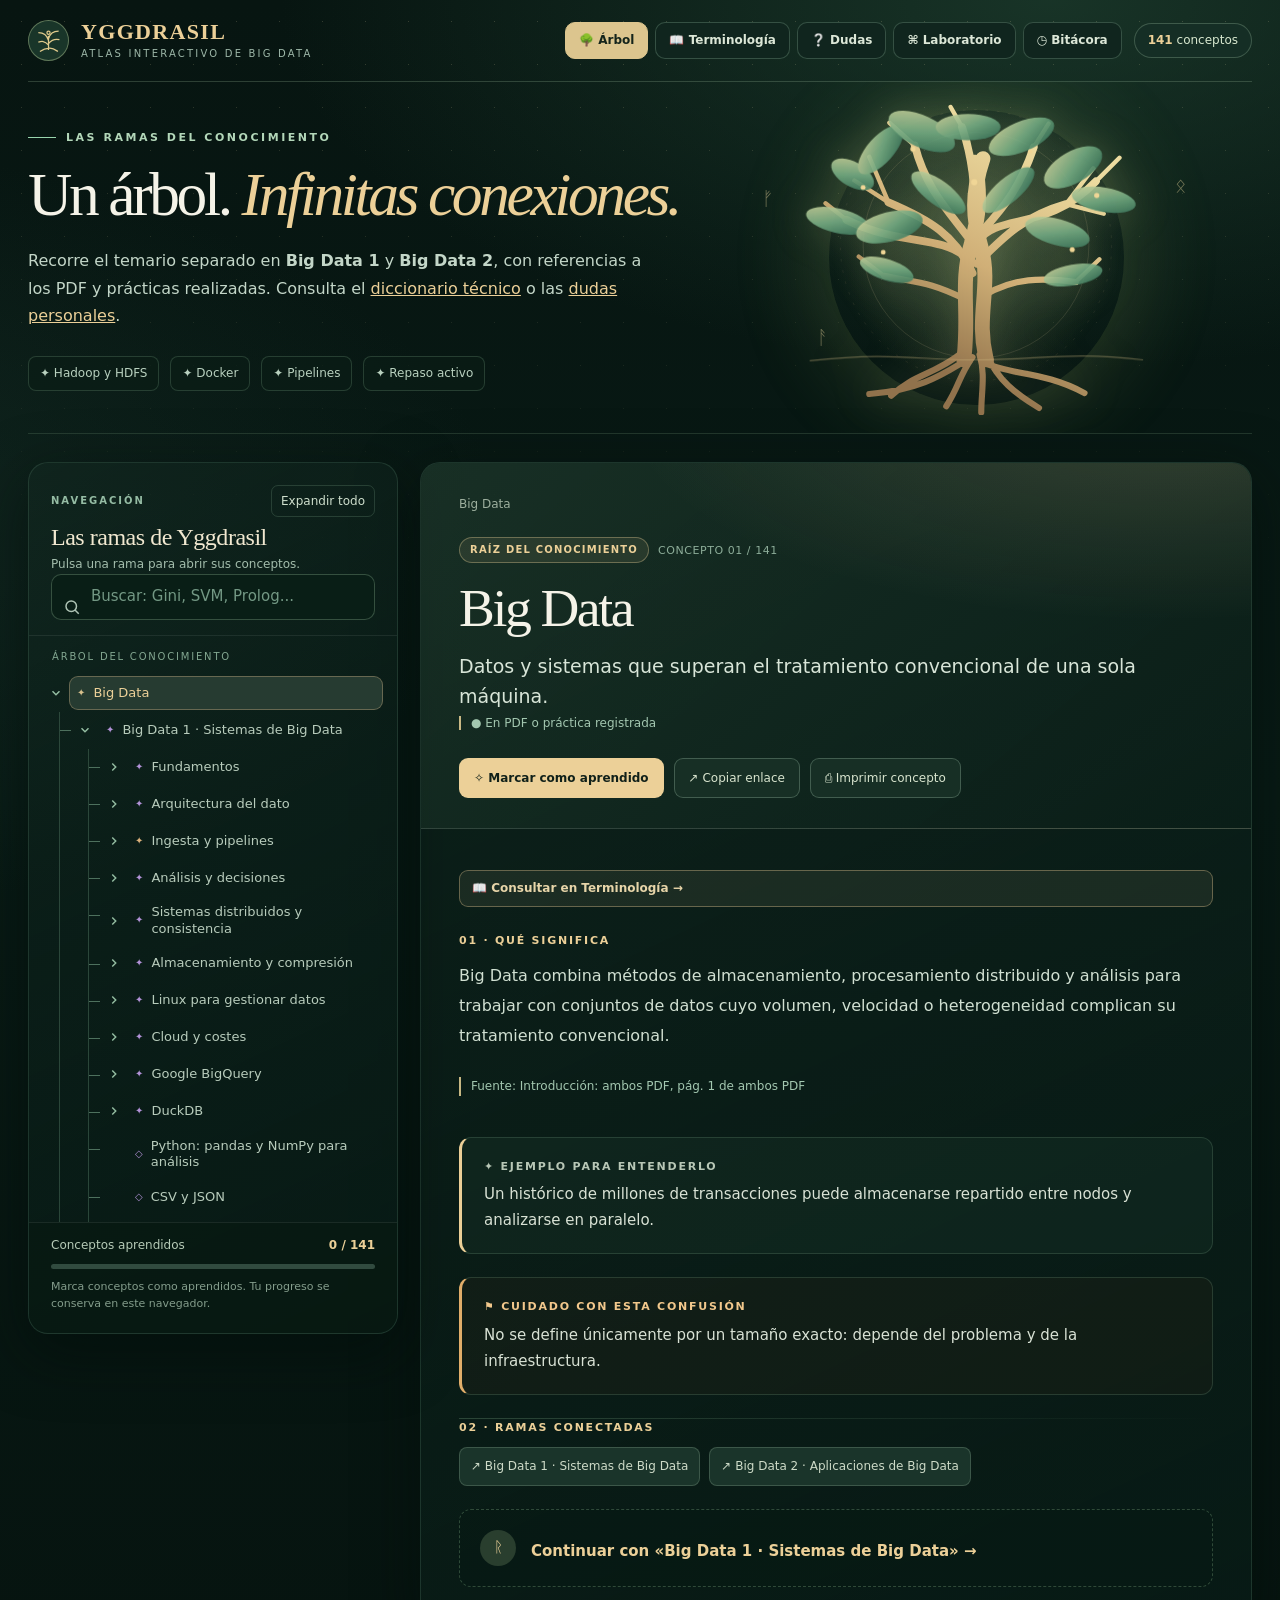
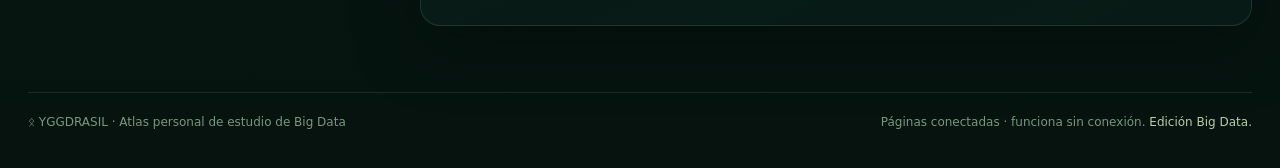
<file: index.html>
<!doctype html><html lang="es"><head><meta charset="utf-8"><meta name="viewport" content="width=device-width,initial-scale=1"><title>Yggdrasil · Big Data</title><meta http-equiv="refresh" content="0;url=yggdrasil.html"></head><body><p>Accede al <a href="yggdrasil.html">árbol Yggdrasil de Big Data</a>.</p><script>location.replace("yggdrasil.html"+location.hash)</script></body></html>
</file>
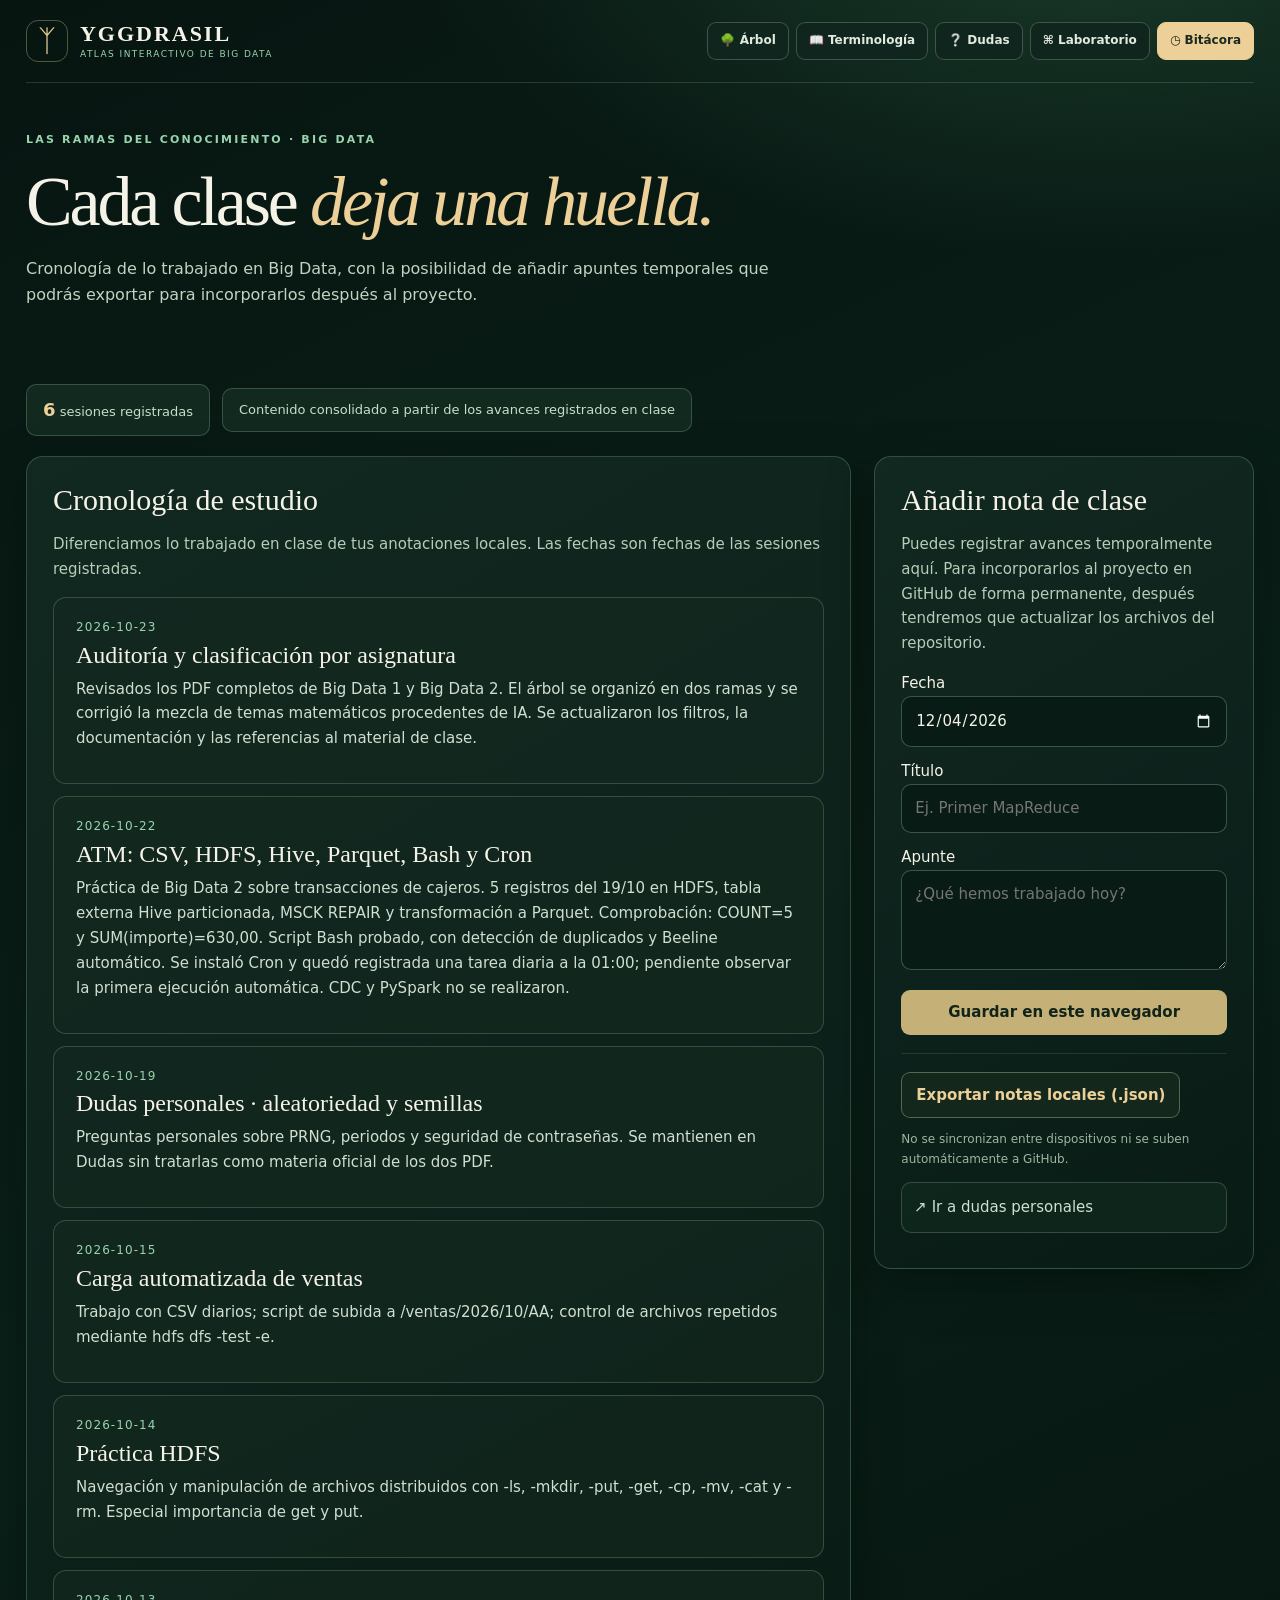
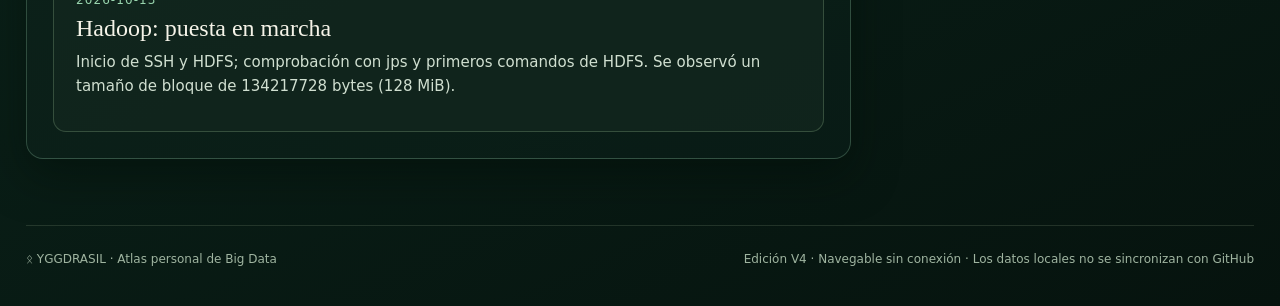
<file: bitacora.html>
<!doctype html><html lang="es"><head><meta charset="utf-8"><meta name="viewport" content="width=device-width,initial-scale=1"><meta name="color-scheme" content="dark"><title>Bitácora · Yggdrasil Big Data</title><link rel="stylesheet" href="assets/pages.css"></head><body><div class="shell"><header class="topbar"><a class="brand" href="yggdrasil.html#bigdata"><span class="brandicon">ᛉ</span><span><strong>YGGDRASIL</strong><small>Atlas interactivo de Big Data</small></span></a><nav class="tabs" aria-label="Secciones"><a class="tab "  href="yggdrasil.html">🌳 Árbol</a><a class="tab "  href="terminologia.html">📖 Terminología</a><a class="tab "  href="dudas.html">❔ Dudas</a><a class="tab "  href="laboratorio.html">⌘ Laboratorio</a><a class="tab active" aria-current="page" href="bitacora.html">◷ Bitácora</a></nav></header><section class="hero"><div class="eyebrow">Las ramas del conocimiento · Big Data</div><h1>Cada clase <em>deja una huella.</em></h1><p>Cronología de lo trabajado en Big Data, con la posibilidad de añadir apuntes temporales que podrás exportar para incorporarlos después al proyecto.</p></section><div class="row stats"><span class="stat"><strong>6</strong> sesiones registradas</span><span class="stat">Contenido consolidado a partir de los avances registrados en clase</span></div><div class="grid"><main class="card pad"><h2 class="panel-title">Cronología de estudio</h2><p class="muted">Diferenciamos lo trabajado en clase de tus anotaciones locales. Las fechas son fechas de las sesiones registradas.</p><div class="list" id="timeline"></div></main><aside class="card pad"><h2 class="panel-title">Añadir nota de clase</h2><p class="muted">Puedes registrar avances temporalmente aquí. Para incorporarlos al proyecto en GitHub de forma permanente, después tendremos que actualizar los archivos del repositorio.</p><form id="noteForm" class="stack"><label>Fecha <input id="noteDate" required type="date" class="input" style="display:block;width:100%"></label><label>Título <input id="noteTitle" required maxlength="90" class="input" style="display:block;width:100%" placeholder="Ej. Primer MapReduce"></label><label>Apunte <textarea id="noteBody" required maxlength="3000" class="textarea" placeholder="¿Qué hemos trabajado hoy?"></textarea></label><button class="btn" type="submit">Guardar en este navegador</button></form><div class="segment"><button id="export" class="btn-ghost">Exportar notas locales (.json)</button><p class="footer-note">No se sincronizan entre dispositivos ni se suben automáticamente a GitHub.</p></div><a class="side-link" href="dudas.html">↗ Ir a dudas personales</a></aside></div><footer class="foot"><span>ᛟ YGGDRASIL · Atlas personal de Big Data</span><span>Edición V4 · Navegable sin conexión · Los datos locales no se sincronizan con GitHub</span></footer></div><script>
'use strict';const initial=[["2026-10-13", "Hadoop: puesta en marcha", "Inicio de SSH y HDFS; comprobación con jps y primeros comandos de HDFS. Se observó un tamaño de bloque de 134217728 bytes (128 MiB)."], ["2026-10-14", "Práctica HDFS", "Navegación y manipulación de archivos distribuidos con -ls, -mkdir, -put, -get, -cp, -mv, -cat y -rm. Especial importancia de get y put."], ["2026-10-15", "Carga automatizada de ventas", "Trabajo con CSV diarios; script de subida a /ventas/2026/10/AA; control de archivos repetidos mediante hdfs dfs -test -e."], ["2026-10-19", "Dudas personales · aleatoriedad y semillas", "Preguntas personales sobre PRNG, periodos y seguridad de contraseñas. Se mantienen en Dudas sin tratarlas como materia oficial de los dos PDF."], ["2026-10-22", "ATM: CSV, HDFS, Hive, Parquet, Bash y Cron", "Práctica de Big Data 2 sobre transacciones de cajeros. 5 registros del 19/10 en HDFS, tabla externa Hive particionada, MSCK REPAIR y transformación a Parquet. Comprobación: COUNT=5 y SUM(importe)=630,00. Script Bash probado, con detección de duplicados y Beeline automático. Se instaló Cron y quedó registrada una tarea diaria a la 01:00; pendiente observar la primera ejecución automática. CDC y PySpark no se realizaron."], ["2026-10-23", "Auditoría y clasificación por asignatura", "Revisados los PDF completos de Big Data 1 y Big Data 2. El árbol se organizó en dos ramas y se corrigió la mezcla de temas matemáticos procedentes de IA. Se actualizaron los filtros, la documentación y las referencias al material de clase."]];let custom=[];try{custom=JSON.parse(localStorage.getItem('ygg-bigdata-bitacora-v1')||'[]')}catch(e){}const list=document.getElementById('timeline');const node=(tag,cls,s)=>{const e=document.createElement(tag);e.className=cls||'';e.textContent=s;return e};function draw(){list.replaceChildren();const ordered=[...initial.map(([date,title,body])=>({date,title,body,local:false})),...custom.map(x=>({...x,local:true}))].sort((a,b)=>b.date.localeCompare(a.date));for(const x of ordered){const d=node('article','entry');d.append(node('div','date',x.date+(x.local?' · anotación local':'')),node('h3','',x.title),node('p','',x.body));if(x.local){const btn=node('button','btn-ghost','Eliminar nota');btn.onclick=()=>{custom=custom.filter(t=>t.id!==x.id);save();draw()};d.append(btn)}list.append(d)}}function save(){try{localStorage.setItem('ygg-bigdata-bitacora-v1',JSON.stringify(custom))}catch(e){}}document.getElementById('noteDate').value=new Date().toLocaleDateString('en-CA');document.getElementById('noteForm').onsubmit=e=>{e.preventDefault();custom.push({id:String(Date.now())+'-'+Math.random().toString(36).slice(2),date:document.getElementById('noteDate').value,title:document.getElementById('noteTitle').value.trim(),body:document.getElementById('noteBody').value.trim()});save();draw();e.target.reset();document.getElementById('noteDate').value=new Date().toLocaleDateString('en-CA')};document.getElementById('export').onclick=()=>{const b=new Blob([JSON.stringify(custom,null,2)],{type:'application/json'}),a=document.createElement('a');a.href=URL.createObjectURL(b);a.download='yggdrasil-bigdata-bitacora.json';a.click();setTimeout(()=>URL.revokeObjectURL(a.href),1500)};draw();</script></body></html>
</file>
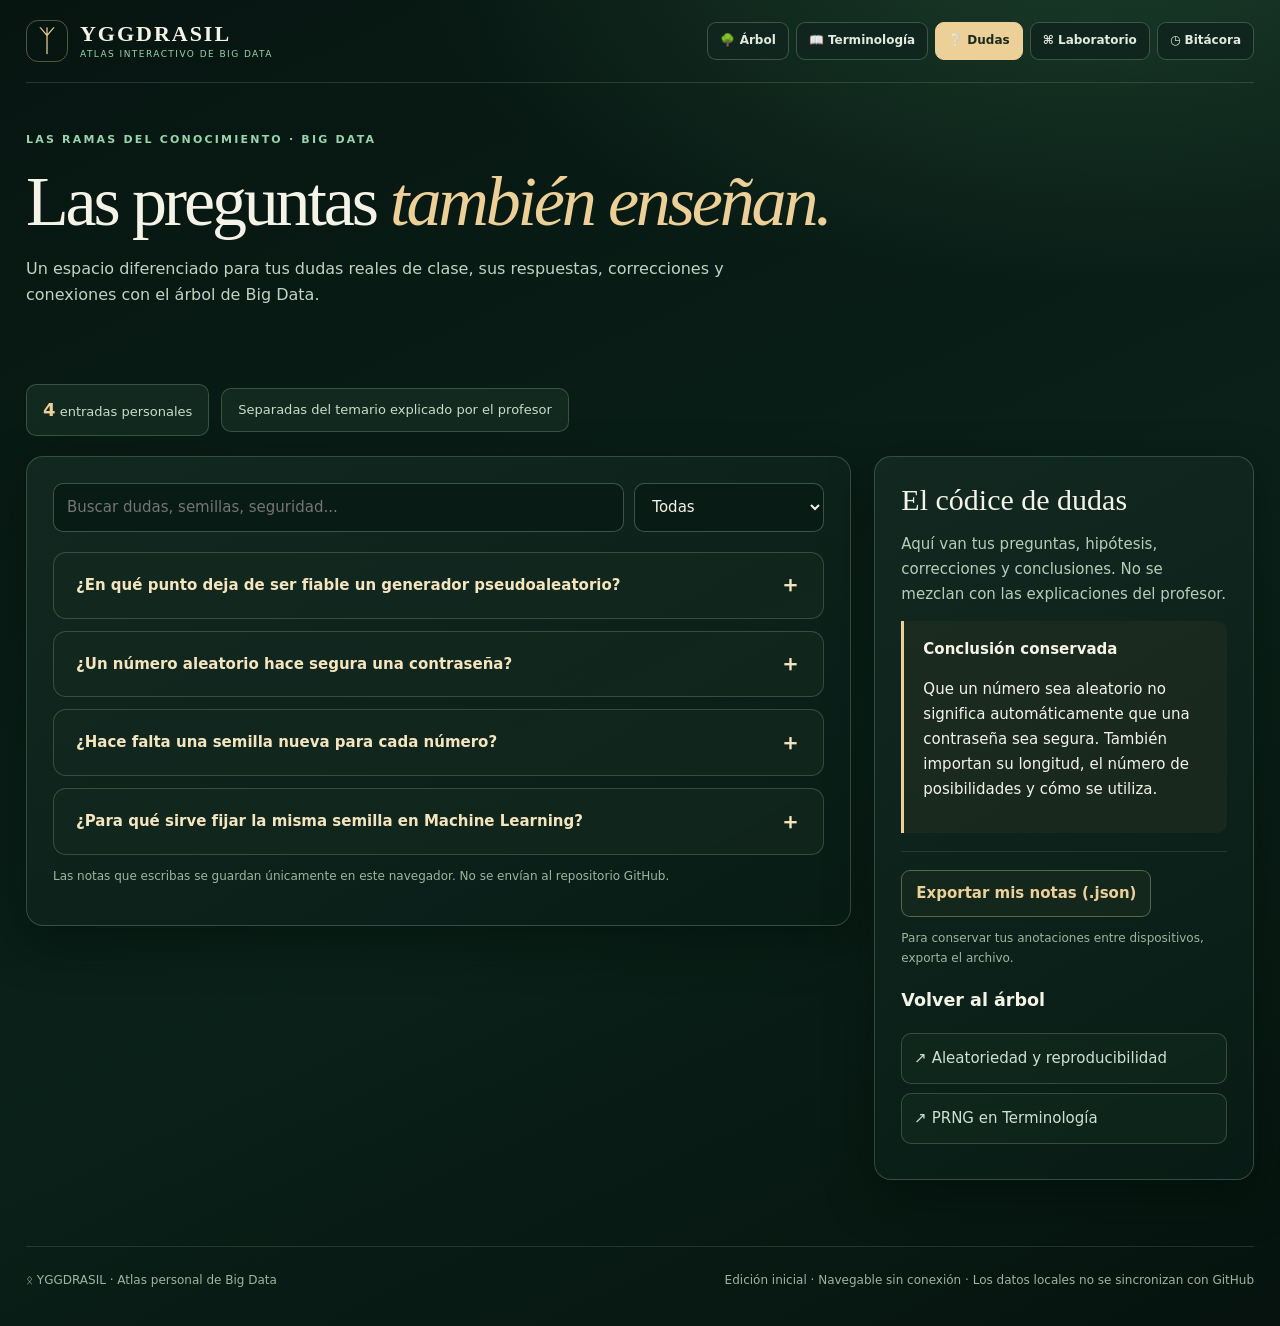
<file: dudas.html>
<!doctype html><html lang="es"><head><meta charset="utf-8"><meta name="viewport" content="width=device-width,initial-scale=1"><meta name="color-scheme" content="dark"><title>Dudas · Yggdrasil Big Data</title><link rel="stylesheet" href="assets/pages.css"></head><body><div class="shell"><header class="topbar"><a class="brand" href="yggdrasil.html#bigdata"><span class="brandicon">ᛉ</span><span><strong>YGGDRASIL</strong><small>Atlas interactivo de Big Data</small></span></a><nav class="tabs" aria-label="Secciones"><a class="tab "  href="yggdrasil.html">🌳 Árbol</a><a class="tab "  href="terminologia.html">📖 Terminología</a><a class="tab active" aria-current="page" href="dudas.html">❔ Dudas</a><a class="tab "  href="laboratorio.html">⌘ Laboratorio</a><a class="tab "  href="bitacora.html">◷ Bitácora</a></nav></header><section class="hero"><div class="eyebrow">Las ramas del conocimiento · Big Data</div><h1>Las preguntas <em>también enseñan.</em></h1><p>Un espacio diferenciado para tus dudas reales de clase, sus respuestas, correcciones y conexiones con el árbol de Big Data.</p></section><div class="row stats"><span class="stat"><strong id="total">4</strong> entradas personales</span><span class="stat">Separadas del temario explicado por el profesor</span></div><div class="grid"><main class="card pad"><div class="filters"><input id="search" class="input" placeholder="Buscar dudas, semillas, seguridad..." aria-label="Buscar dudas"><select id="filter" class="select" aria-label="Filtrar"><option value="all">Todas</option><option value="duda">Dudas personales</option><option value="dato">Datos interesantes</option></select></div><div id="list" class="list"></div><p class="footer-note">Las notas que escribas se guardan únicamente en este navegador. No se envían al repositorio GitHub.</p></main><aside class="card pad"><h2 class="panel-title">El códice de dudas</h2><p class="muted">Aquí van tus preguntas, hipótesis, correcciones y conclusiones. No se mezclan con las explicaciones del profesor.</p><div class="callout"><strong>Conclusión conservada</strong><p>Que un número sea aleatorio no significa automáticamente que una contraseña sea segura. También importan su longitud, el número de posibilidades y cómo se utiliza.</p></div><div class="segment"><button class="btn-ghost" id="exportNotes">Exportar mis notas (.json)</button><p class="footer-note">Para conservar tus anotaciones entre dispositivos, exporta el archivo.</p></div><h3>Volver al árbol</h3><a class="side-link" href="yggdrasil.html#aleatoriedad">↗ Aleatoriedad y reproducibilidad</a><a class="side-link" href="terminologia.html#prng">↗ PRNG en Terminología</a></aside></div><footer class="foot"><span>ᛟ YGGDRASIL · Atlas personal de Big Data</span><span>Edición inicial · Navegable sin conexión · Los datos locales no se sincronizan con GitHub</span></footer></div><script src="dudas-data.js"></script><script>
'use strict';const items=window.YGG_DUDAS,el=document.getElementById('list'),q=document.getElementById('search'),kind=document.getElementById('filter');let notes={};try{notes=JSON.parse(localStorage.getItem('ygg-bigdata-dudas-v1')||'{}')}catch(e){};
function normalize(s){return s.toLocaleLowerCase('es').normalize('NFD').replace(/[\u0300-\u036f]/g,'')}
function safe(tag,cls,value){const e=document.createElement(tag);if(cls)e.className=cls;if(value!==undefined)e.textContent=value;return e}
function render(){el.replaceChildren();const term=normalize(q.value),shown=items.filter(x=>(kind.value==='all'||kind.value===x.kind)&&normalize(x.title+' '+x.intro+' '+x.answer).includes(term));if(!shown.length){el.append(safe('div','entry','No hay coincidencias.'));return}for(const x of shown){const d=safe('details','entry');d.id=x.id;const summ=safe('summary','',x.title),subtitle=safe('div','small muted',x.intro);d.append(safe('span','pill'+(x.kind==='dato'?' extra':''),x.state),summ,subtitle);const content=safe('div','answer');content.append(safe('strong','',x.kind==='duda'?'Respuesta / estado actual':'Por qué merece recordarse'),safe('p','',x.answer),safe('p','muted',x.warning));if(x.links.length){content.append(safe('h3','','Conexiones con el árbol'));const row=safe('div','row');for(const linkId of x.links){const a=safe('a','side-link','↗ '+linkId.replaceAll('-',' '));a.href='yggdrasil.html#'+linkId;row.append(a)}content.append(row)}else{content.append(safe('p','muted','Duda personal: conservada fuera del árbol del temario oficial de Big Data.'))}const label=safe('label','small muted','Mis notas personales (solo en este navegador)');const ta=safe('textarea','textarea');ta.value=notes[x.id]||'';ta.placeholder='Añade una conclusión o una duda pendiente...';ta.setAttribute('aria-label','Notas personales para '+x.title);ta.addEventListener('input',()=>{notes[x.id]=ta.value;try{localStorage.setItem('ygg-bigdata-dudas-v1',JSON.stringify(notes))}catch(e){}});content.append(label,ta);d.append(content);el.append(d)}if(location.hash){const e=document.getElementById(location.hash.slice(1));if(e)e.open=true}}
q.addEventListener('input',render);kind.addEventListener('change',render);document.getElementById('exportNotes').addEventListener('click',()=>{const file=new Blob([JSON.stringify({fecha:new Date().toISOString(),notas:notes},null,2)],{type:'application/json'}),a=document.createElement('a');a.href=URL.createObjectURL(file);a.download='yggdrasil-bigdata-mis-dudas.json';a.click();setTimeout(()=>URL.revokeObjectURL(a.href),1000)});render();</script></body></html>
</file>
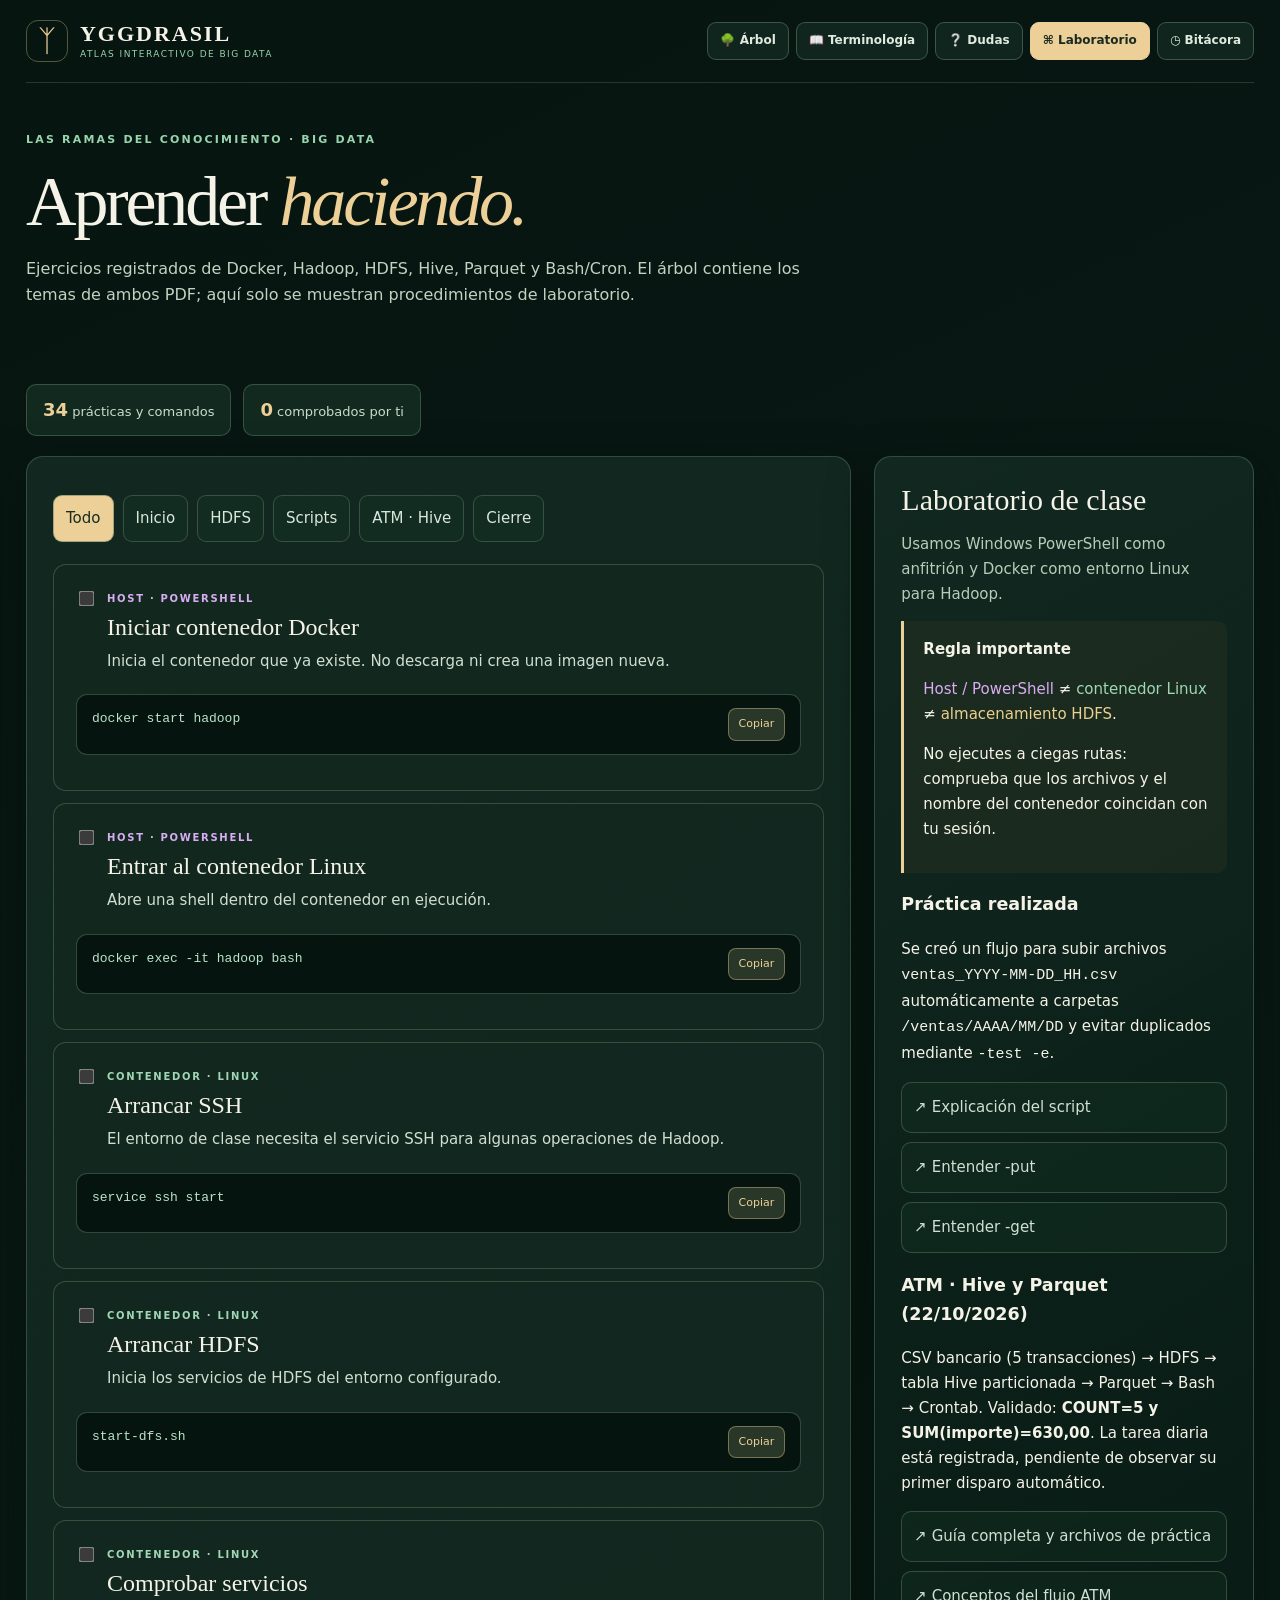
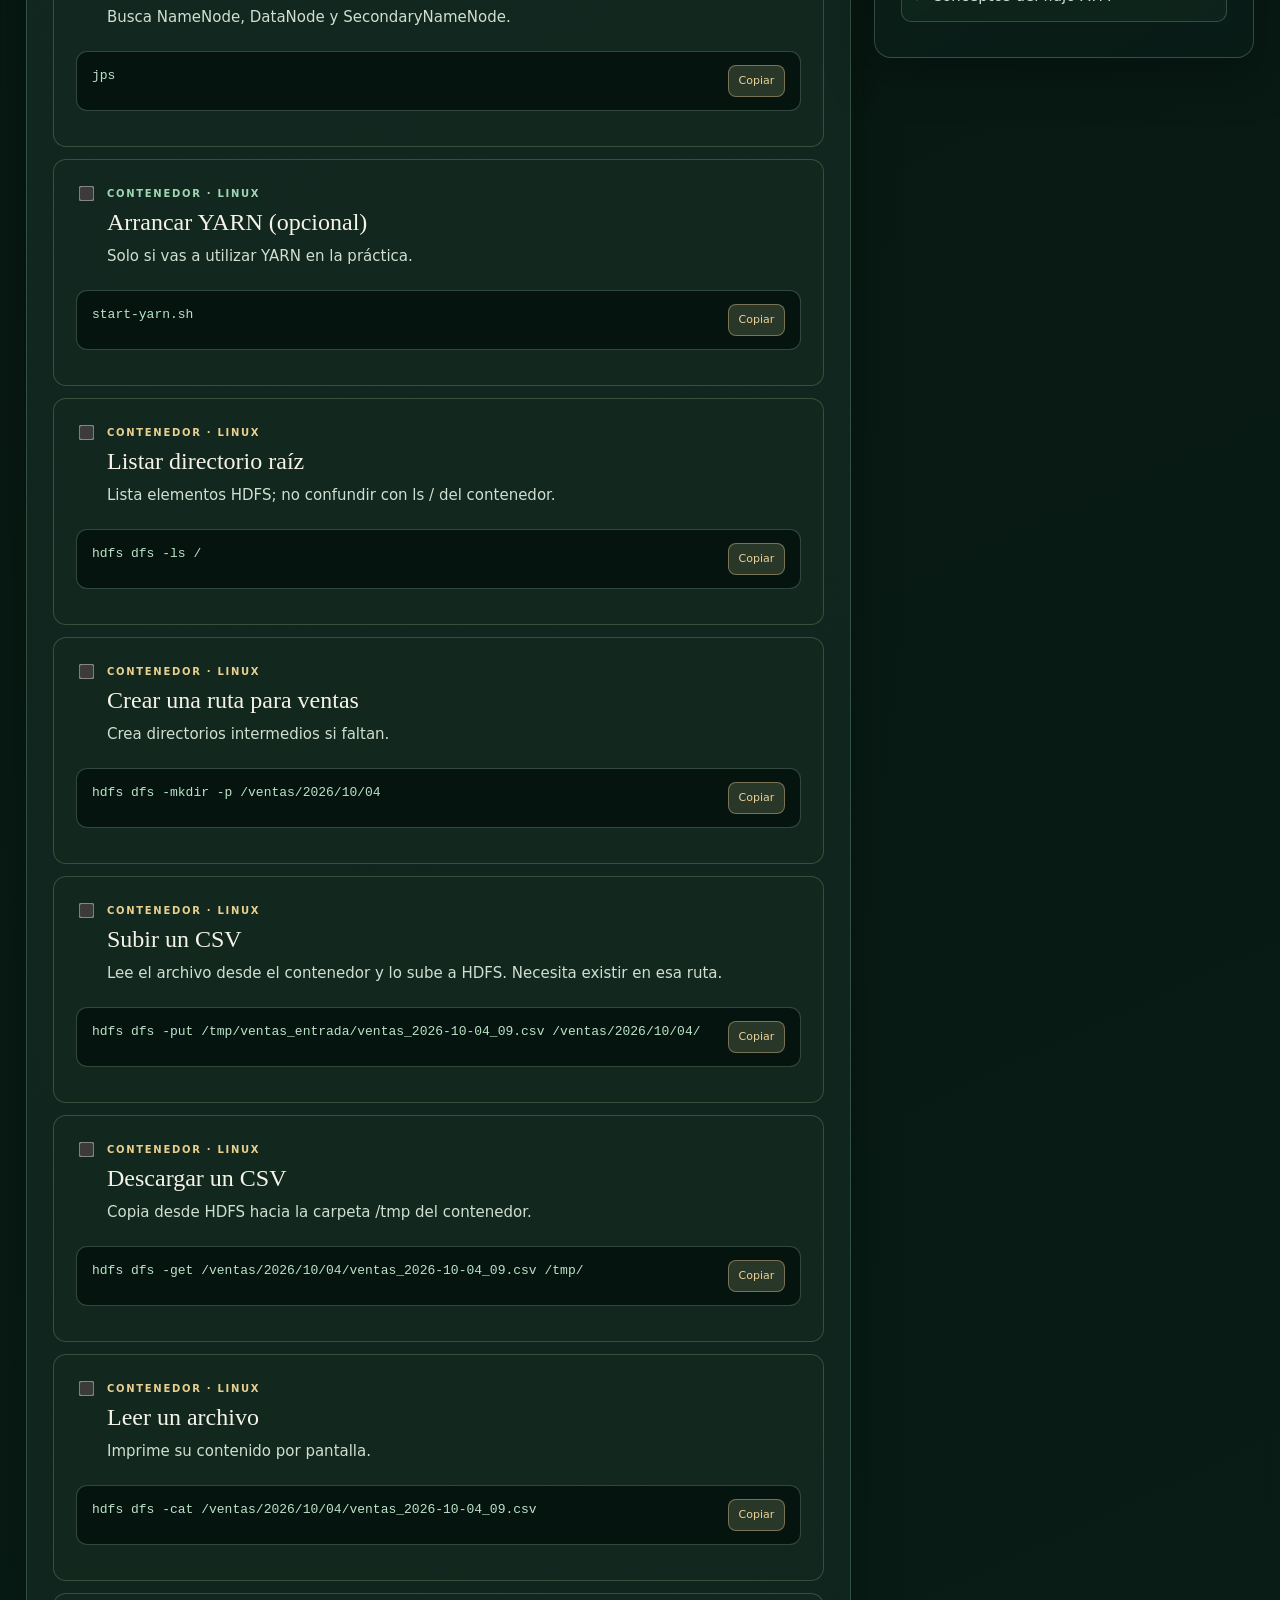
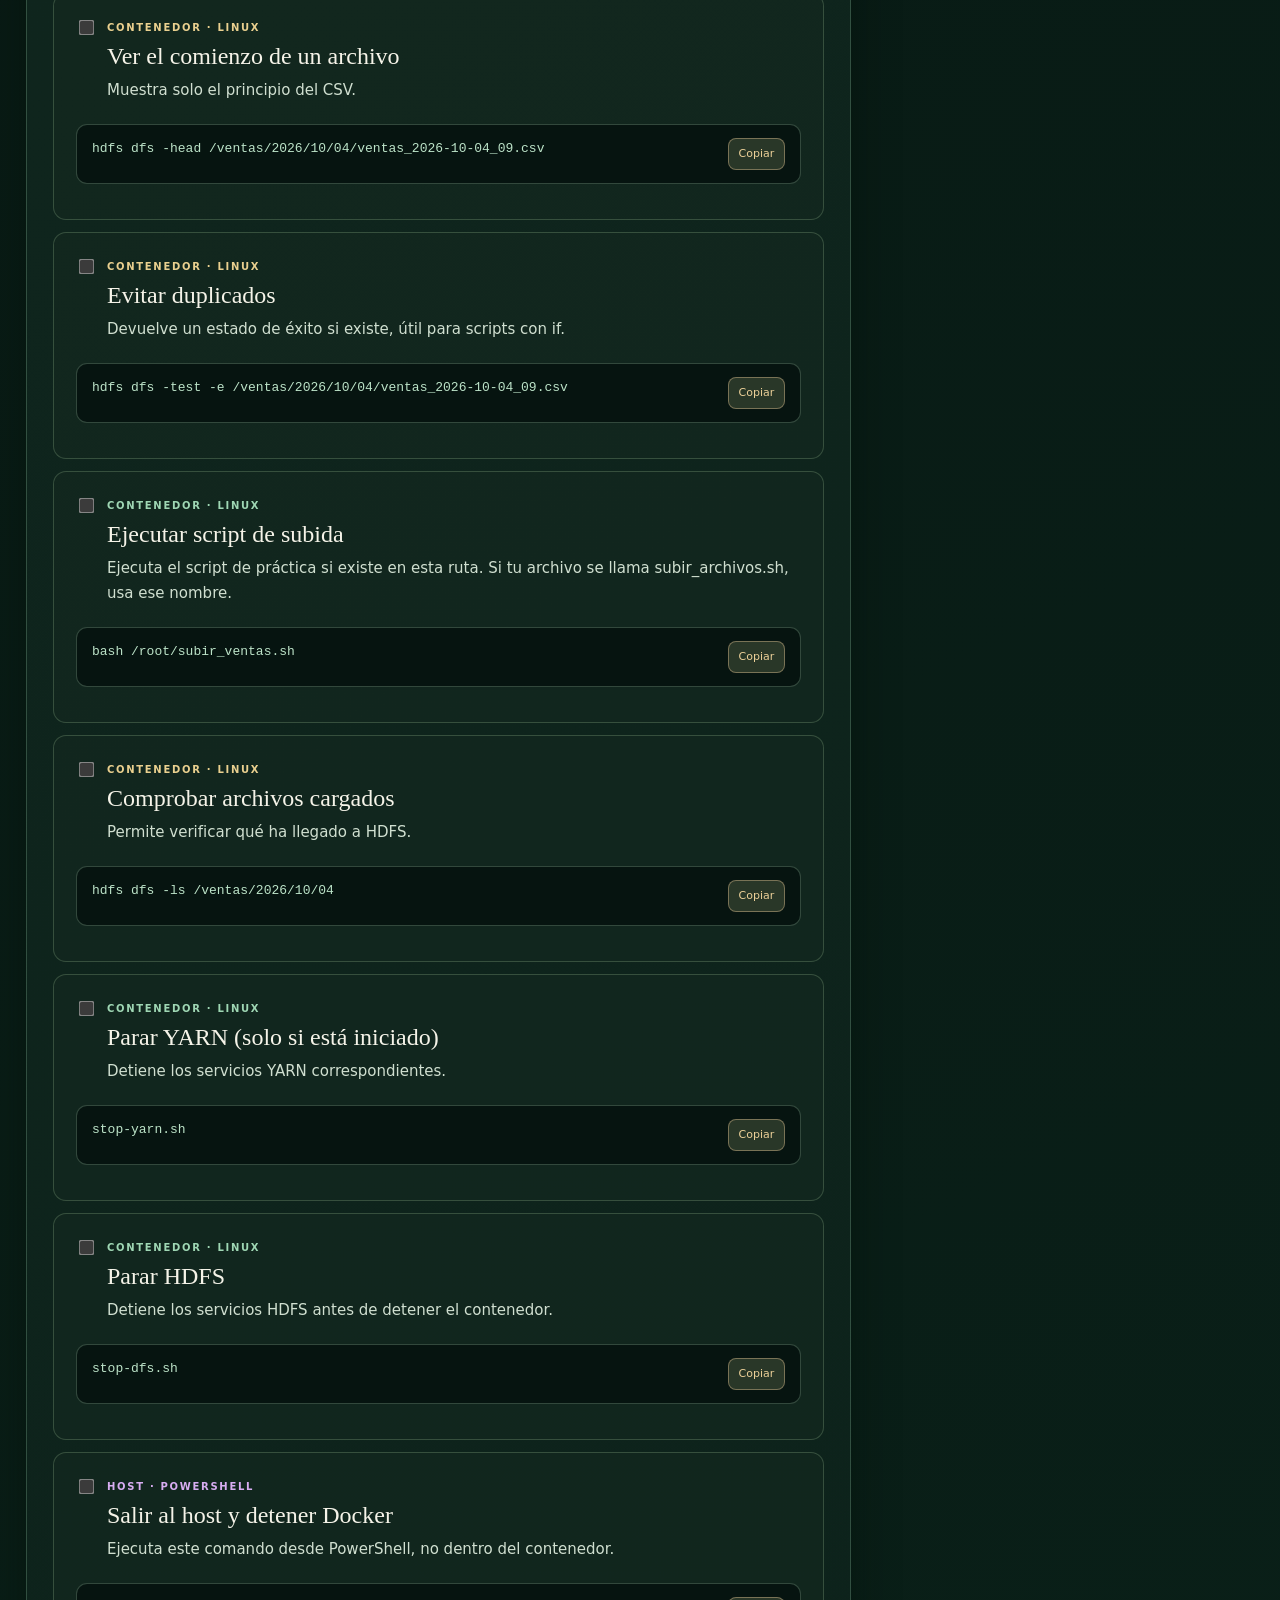
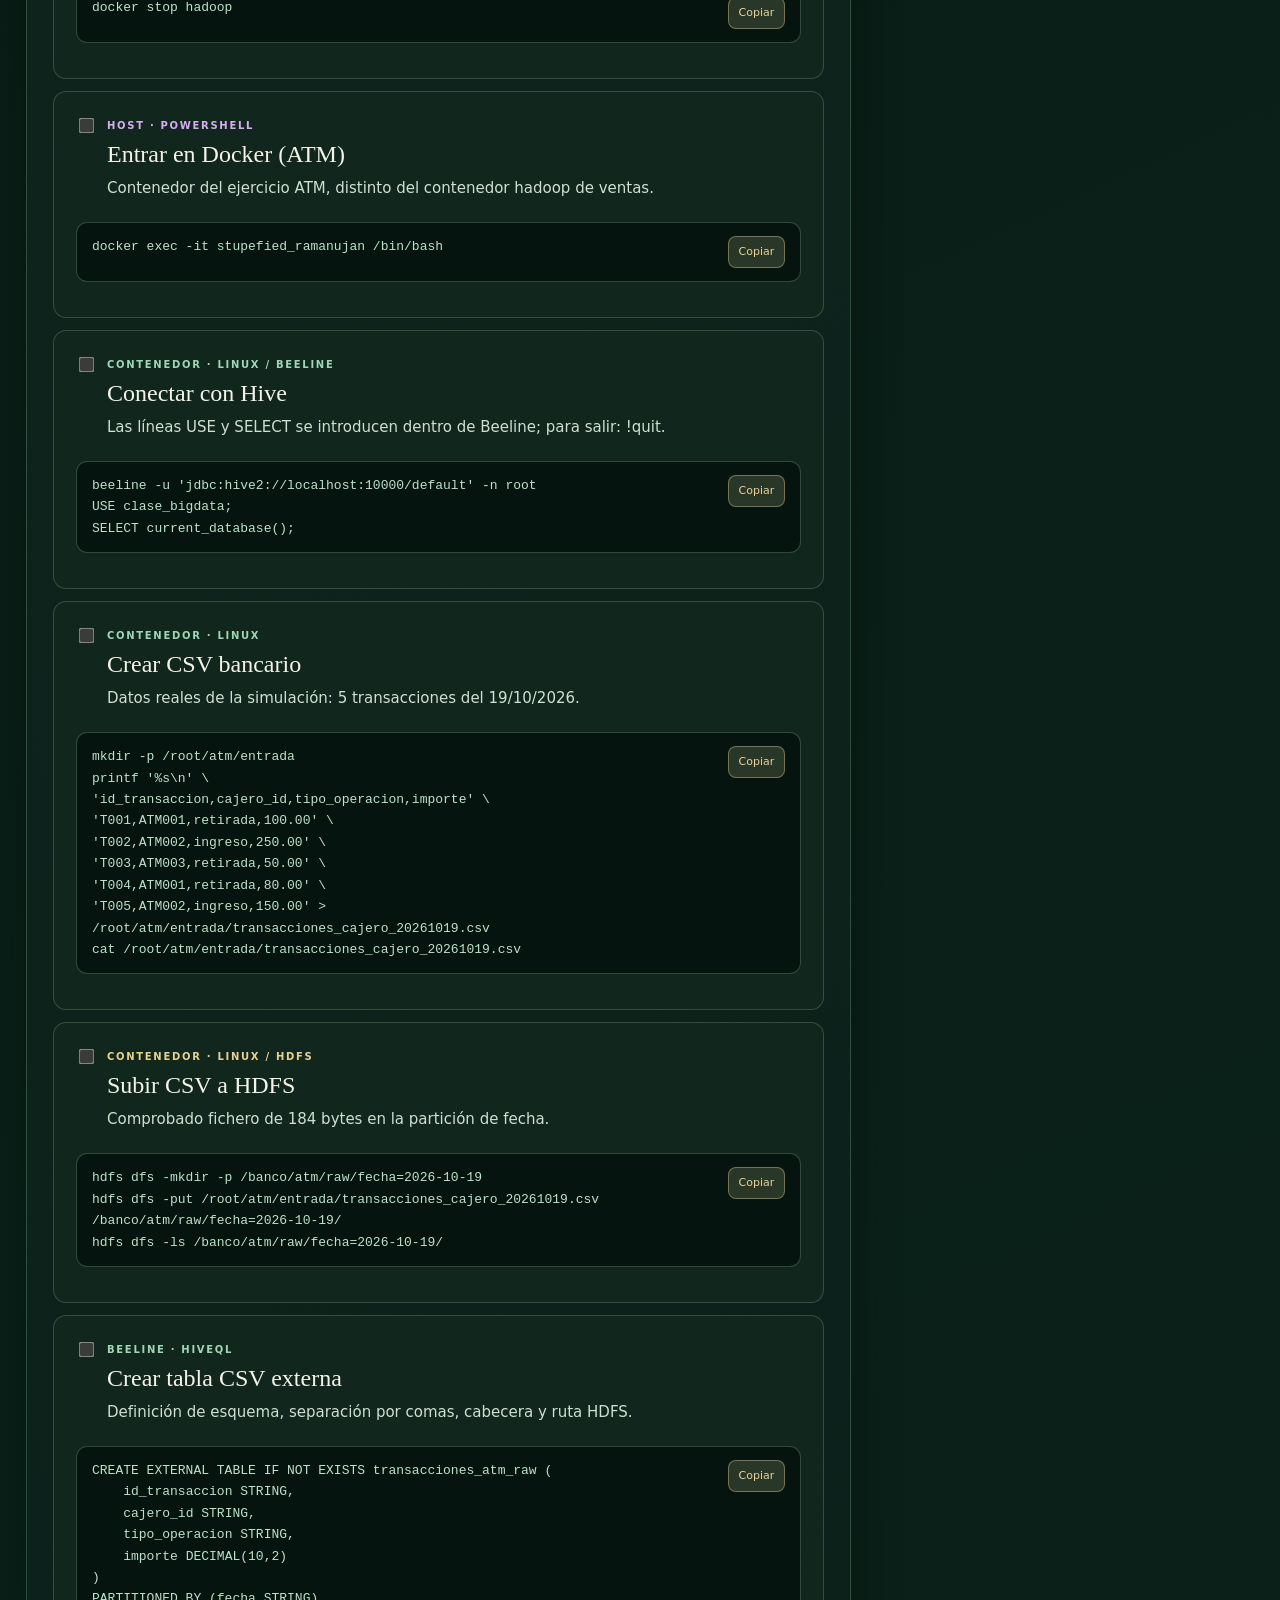
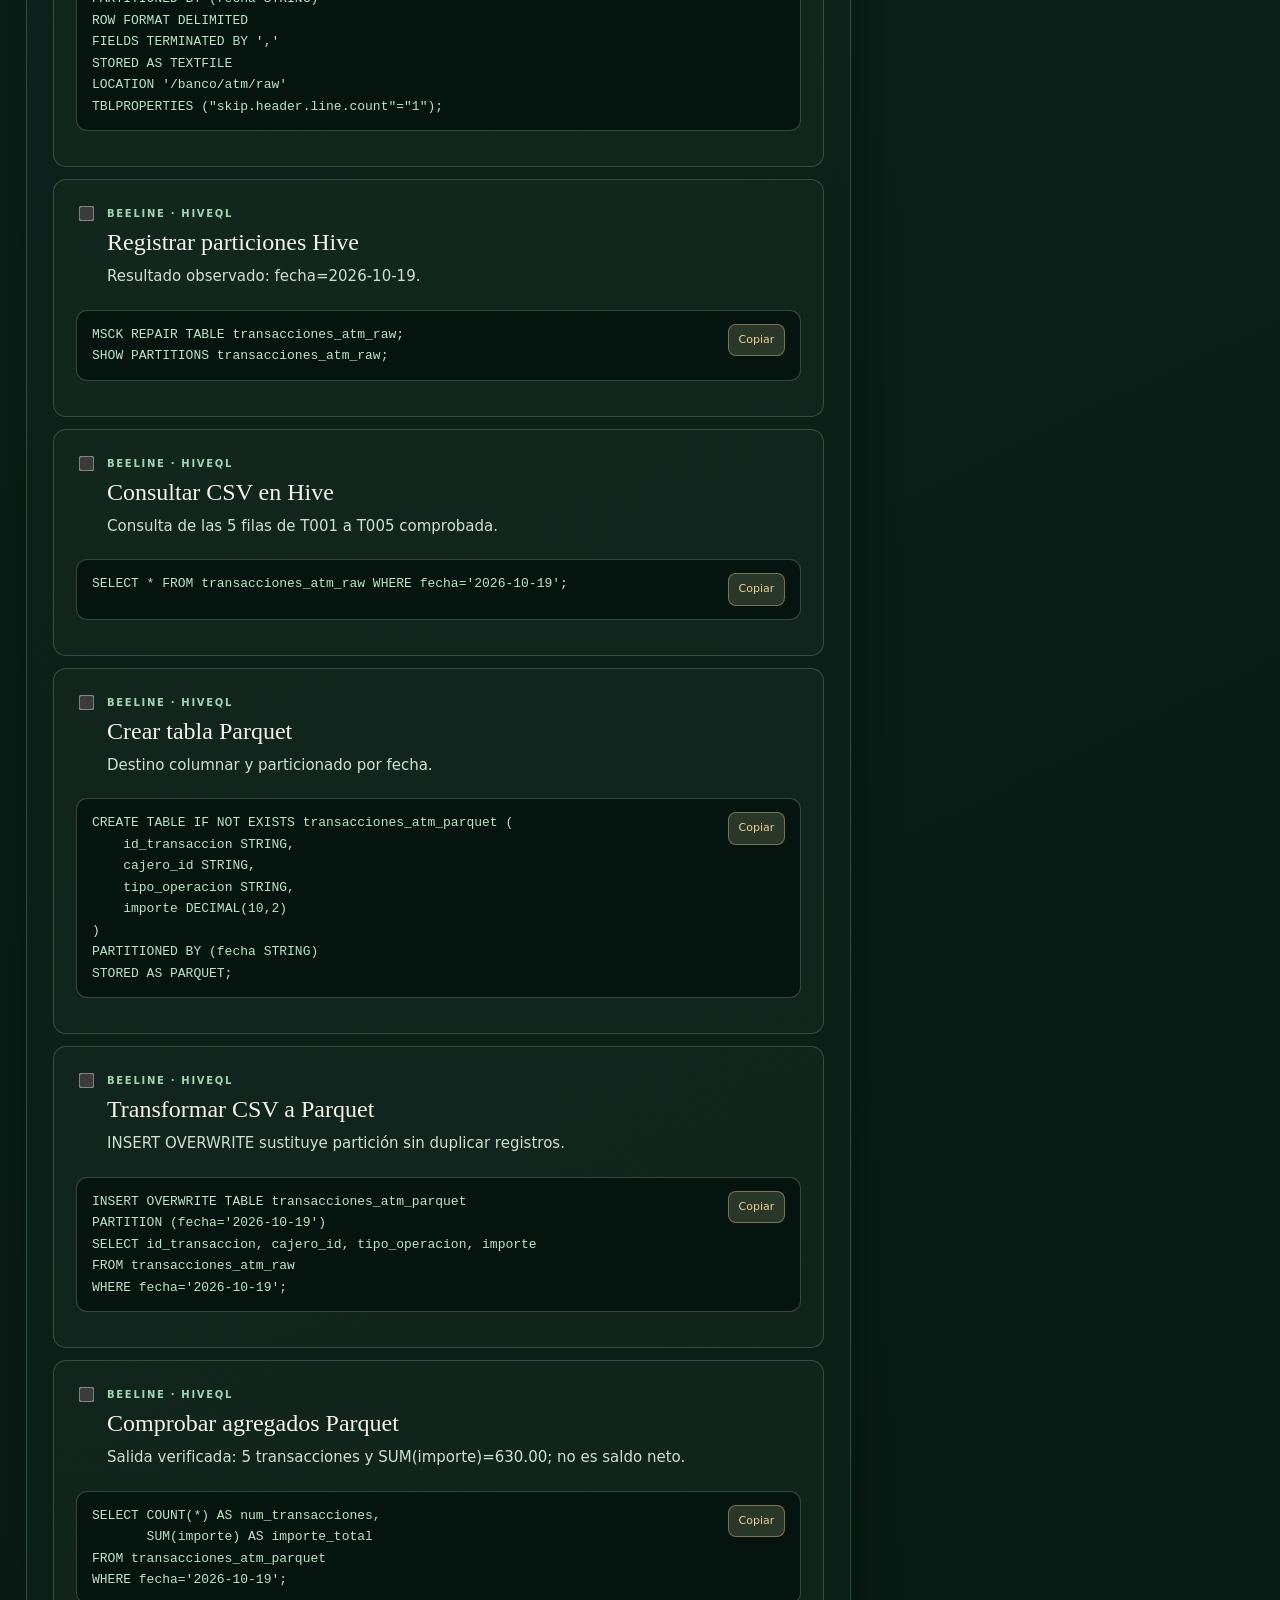
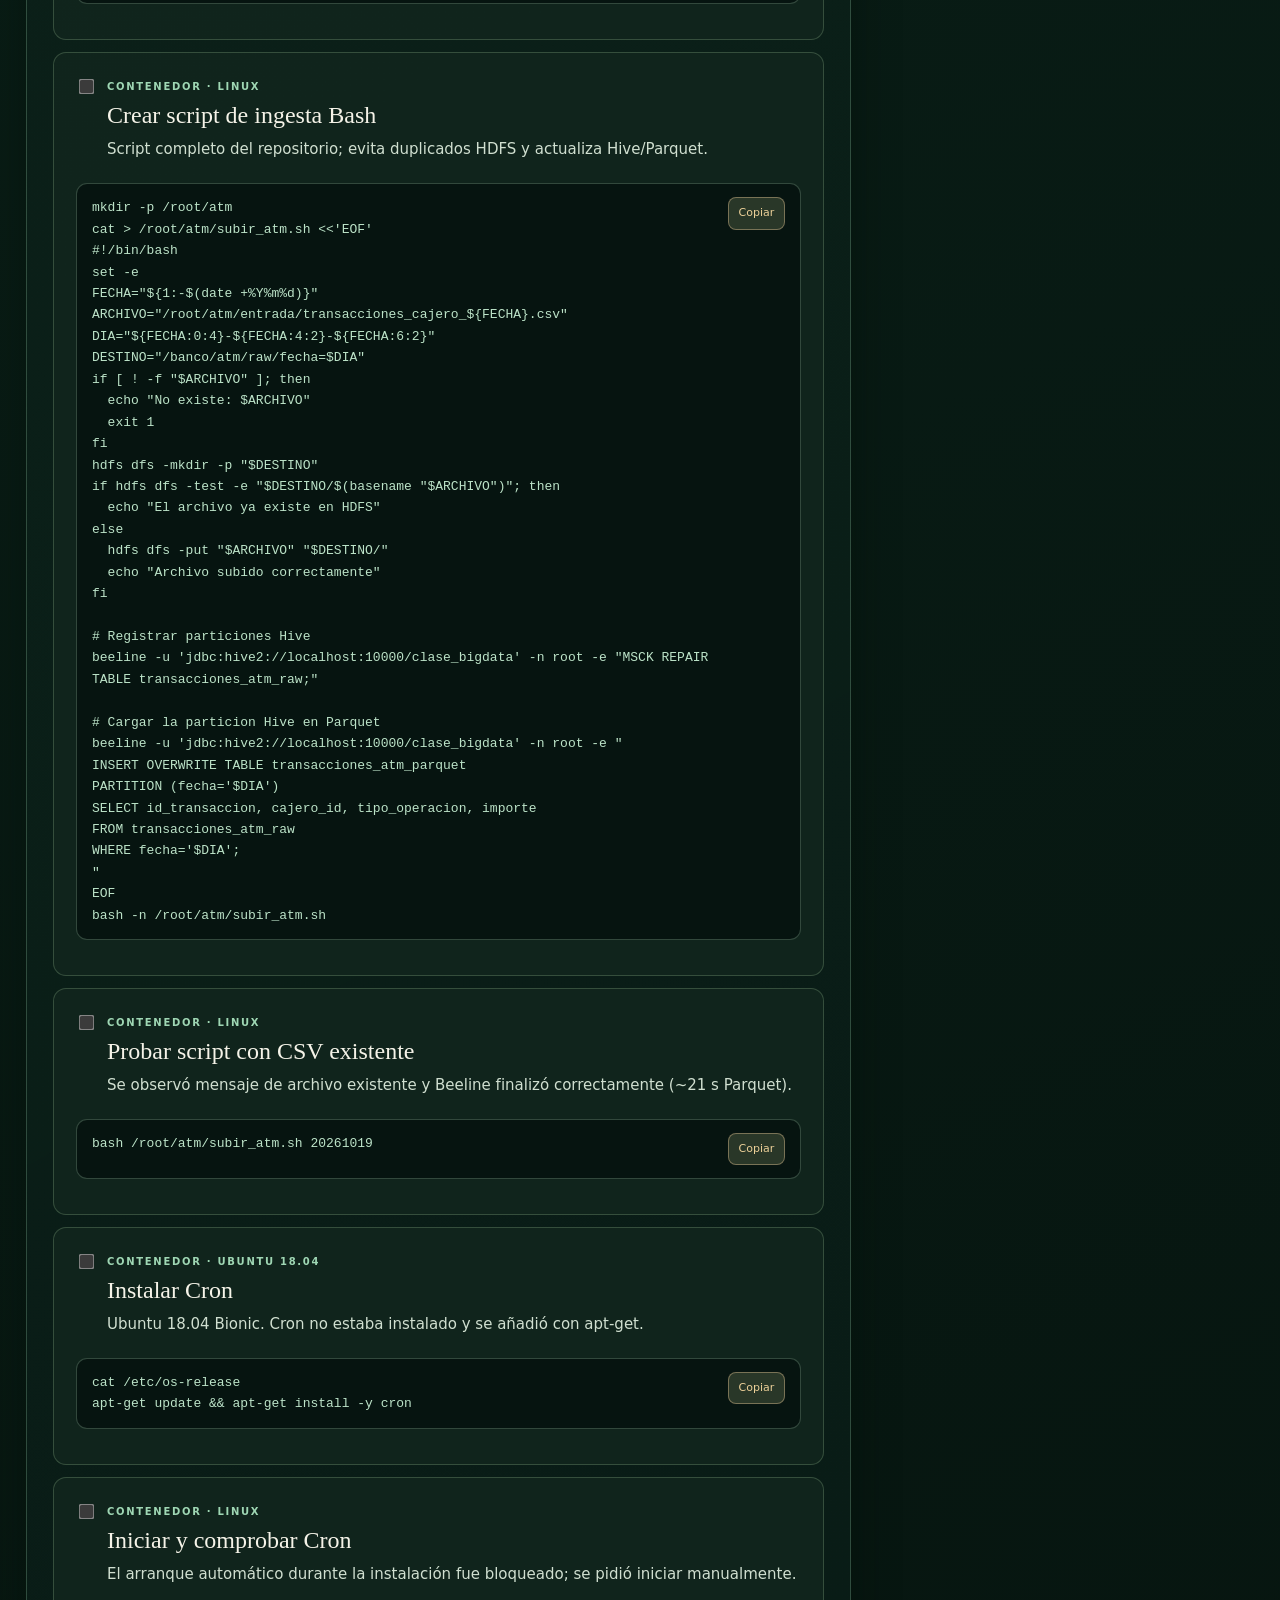
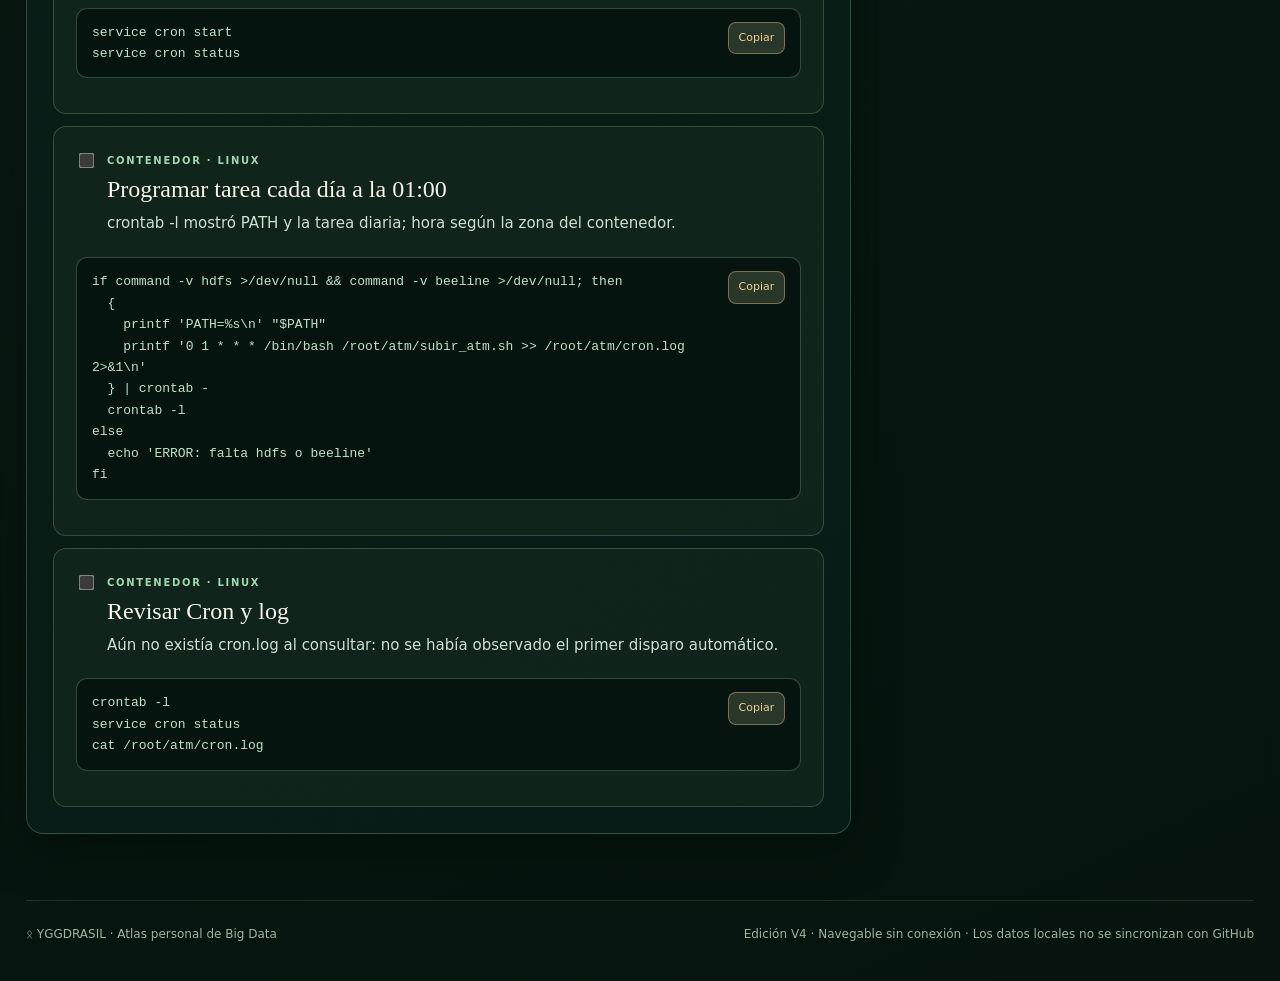
<file: laboratorio.html>
<!doctype html><html lang="es"><head><meta charset="utf-8"><meta name="viewport" content="width=device-width,initial-scale=1"><meta name="color-scheme" content="dark"><title>Laboratorio · Yggdrasil Big Data</title><link rel="stylesheet" href="assets/pages.css"></head><body><div class="shell"><header class="topbar"><a class="brand" href="yggdrasil.html#bigdata"><span class="brandicon">ᛉ</span><span><strong>YGGDRASIL</strong><small>Atlas interactivo de Big Data</small></span></a><nav class="tabs" aria-label="Secciones"><a class="tab "  href="yggdrasil.html">🌳 Árbol</a><a class="tab "  href="terminologia.html">📖 Terminología</a><a class="tab "  href="dudas.html">❔ Dudas</a><a class="tab active" aria-current="page" href="laboratorio.html">⌘ Laboratorio</a><a class="tab "  href="bitacora.html">◷ Bitácora</a></nav></header><section class="hero"><div class="eyebrow">Las ramas del conocimiento · Big Data</div><h1>Aprender <em>haciendo.</em></h1><p>Ejercicios registrados de Docker, Hadoop, HDFS, Hive, Parquet y Bash/Cron. El árbol contiene los temas de ambos PDF; aquí solo se muestran procedimientos de laboratorio.</p></section><div class="row stats"><span class="stat"><strong id="labTotal">34</strong> prácticas y comandos</span><span class="stat"><strong id="doneTotal">0</strong> comprobados por ti</span></div><div class="grid"><main class="card pad"><div class="tabs2" role="group" aria-label="Filtrar procedimientos"><button data-group="all" aria-pressed="true">Todo</button><button data-group="entorno" aria-pressed="false">Inicio</button><button data-group="hdfs" aria-pressed="false">HDFS</button><button data-group="scripts" aria-pressed="false">Scripts</button><button data-group="atm" aria-pressed="false">ATM · Hive</button><button data-group="apagar" aria-pressed="false">Cierre</button></div><div id="commands" class="list"></div></main><aside class="card pad"><h2 class="panel-title">Laboratorio de clase</h2><p class="muted">Usamos Windows PowerShell como anfitrión y Docker como entorno Linux para Hadoop.</p><div class="callout"><strong>Regla importante</strong><p><span class="taghost">Host / PowerShell</span> ≠ <span class="tagcontainer">contenedor Linux</span> ≠ <span class="taghdfs">almacenamiento HDFS</span>.</p><p>No ejecutes a ciegas rutas: comprueba que los archivos y el nombre del contenedor coincidan con tu sesión.</p></div><h3>Práctica realizada</h3><p>Se creó un flujo para subir archivos <code>ventas_YYYY-MM-DD_HH.csv</code> automáticamente a carpetas <code>/ventas/AAAA/MM/DD</code> y evitar duplicados mediante <code>-test -e</code>.</p><a class="side-link" href="yggdrasil.html#hdfs-script">↗ Explicación del script</a><a class="side-link" href="terminologia.html#hdfs-put">↗ Entender -put</a><a class="side-link" href="terminologia.html#hdfs-get">↗ Entender -get</a><h3>ATM · Hive y Parquet (22/10/2026)</h3><p>CSV bancario (5 transacciones) → HDFS → tabla Hive particionada → Parquet → Bash → Crontab. Validado: <strong>COUNT=5 y SUM(importe)=630,00</strong>. La tarea diaria está registrada, pendiente de observar su primer disparo automático.</p><a class="side-link" href="https://github.com/raineragoge/Yggdrasil-bigdata/blob/main/practicas/atm-hive-parquet-cron.md" target="_blank" rel="noopener">↗ Guía completa y archivos de práctica</a><a class="side-link" href="yggdrasil.html#caso-atm">↗ Conceptos del flujo ATM</a></aside></div><footer class="foot"><span>ᛟ YGGDRASIL · Atlas personal de Big Data</span><span>Edición V4 · Navegable sin conexión · Los datos locales no se sincronizan con GitHub</span></footer></div><script src="laboratorio-data.js"></script><script>
'use strict';const all=window.YGG_LAB,list=document.getElementById('commands');let group='all',done=[];try{done=JSON.parse(localStorage.getItem('ygg-bigdata-lab-v1')||'[]')}catch(e){}const checked=new Set(done);const text=(tag,cls,value)=>{const e=document.createElement(tag);e.className=cls||'';e.textContent=value;return e};function progress(){document.getElementById('doneTotal').textContent=checked.size;document.getElementById('labTotal').textContent=all.length}function draw(){list.replaceChildren();for(const x of all.filter(x=>group==='all'||x.group===group)){const article=text('article','entry');article.id=x.id;const label=text('label','checkline');const box=document.createElement('input');box.type='checkbox';box.checked=checked.has(x.id);box.setAttribute('aria-label','Marcar como practicado: '+x.title);box.addEventListener('change',()=>{box.checked?checked.add(x.id):checked.delete(x.id);try{localStorage.setItem('ygg-bigdata-lab-v1',JSON.stringify([...checked]))}catch(e){}progress()});const wrap=document.createElement('div');wrap.append(text('span','kicker tag'+x.tone,x.context),text('h3','',x.title),text('p','',x.desc));label.append(box,wrap);article.append(label);const code=text('div','codebox'),c=text('code','',x.cmd),button=text('button','copy','Copiar');button.type='button';button.addEventListener('click',async()=>{try{await navigator.clipboard.writeText(x.cmd);button.textContent='Copiado ✓'}catch(e){button.textContent='Selecciona el código';const range=document.createRange();range.selectNodeContents(c);getSelection().removeAllRanges();getSelection().addRange(range)}});code.append(c,button);article.append(code);list.append(article)}progress()}for(const b of document.querySelectorAll('[data-group]'))b.addEventListener('click',()=>{group=b.dataset.group;document.querySelectorAll('[data-group]').forEach(x=>x.setAttribute('aria-pressed',String(x===b)));draw()});draw();</script></body></html>
</file>
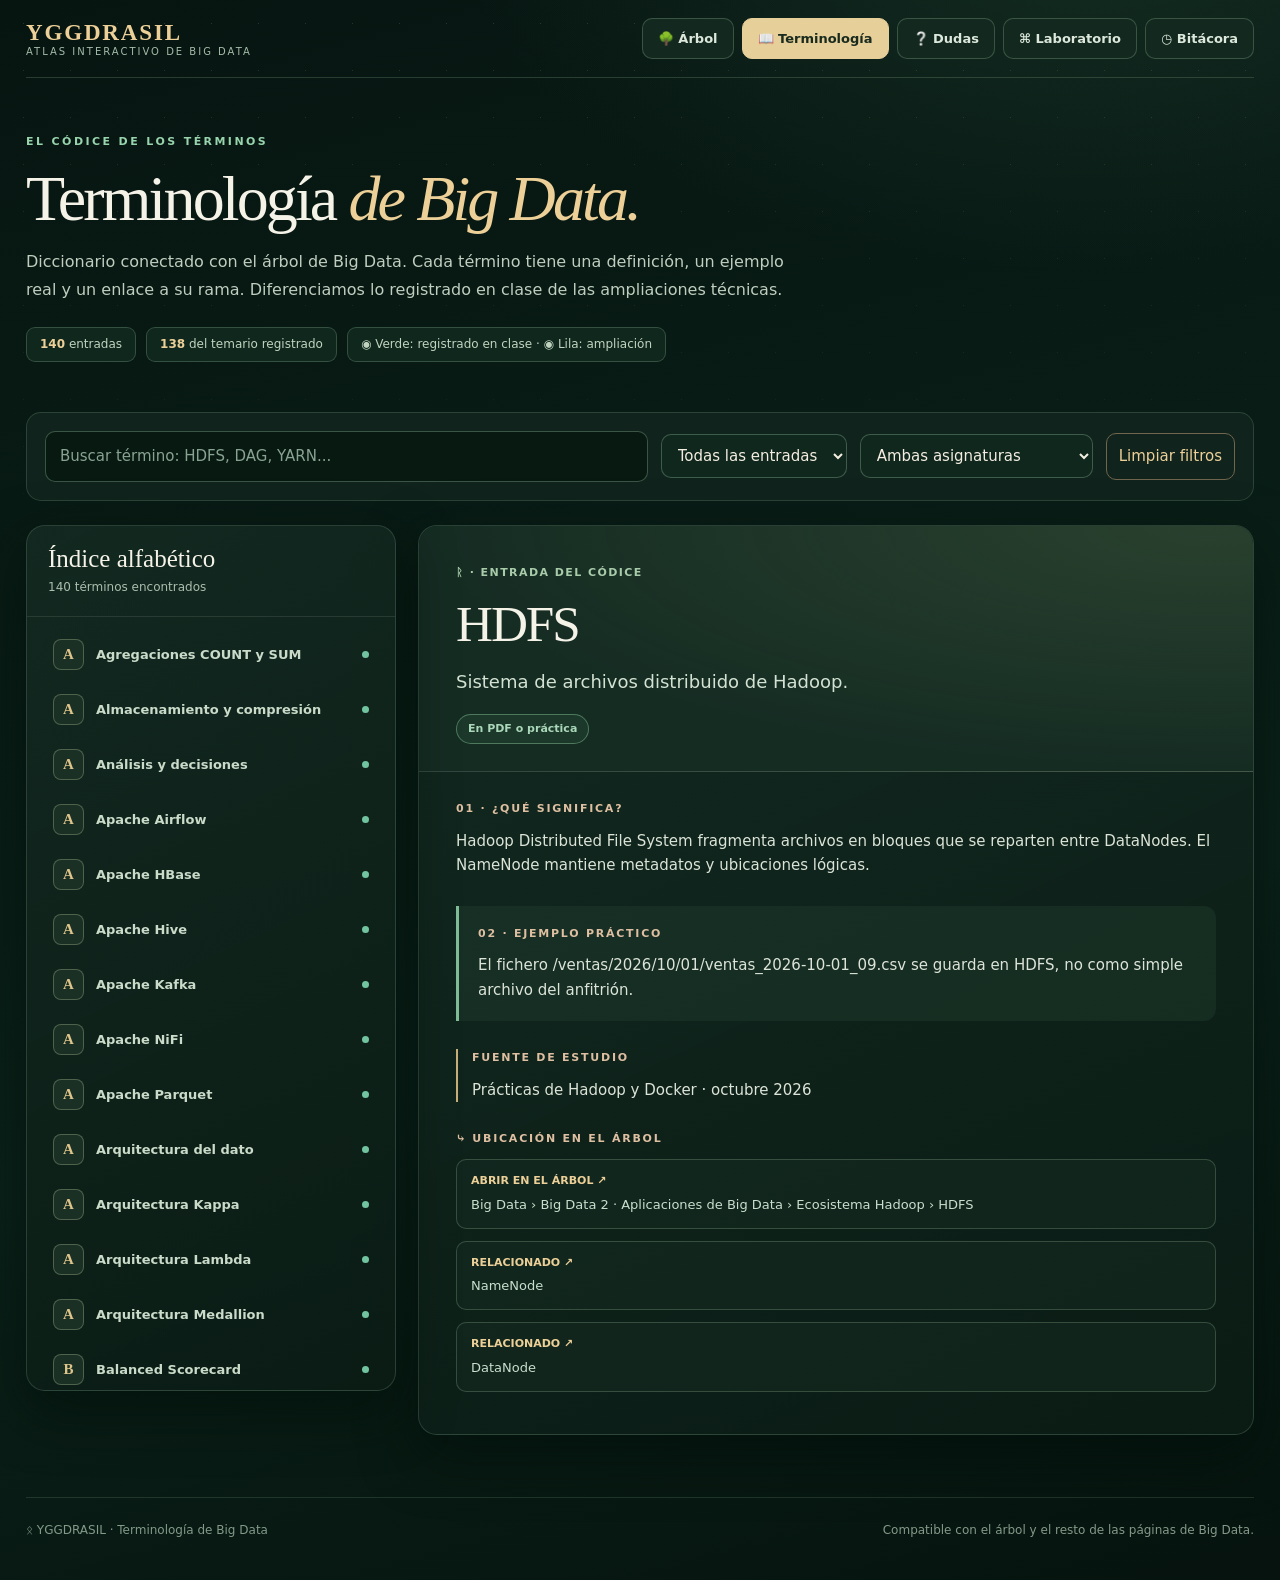
<file: terminologia.html>
<!doctype html>
<html lang="es">
<head>
<meta charset="utf-8"><meta name="viewport" content="width=device-width,initial-scale=1">
<meta name="color-scheme" content="dark">
<title>Terminología · Yggdrasil Big Data</title>
<meta name="description" content="Glosario de Big Data, Hadoop, HDFS y Docker vinculado al atlas.">
<style>
:root{--bg:#071511;--panel:#11271e;--panel2:#142e24;--line:#4e735e;--text:#f5f2e7;--muted:#adbeae;--gold:#ecd098;--green:#98d4ad;--blue:#9fcee4;--purple:#c6a0ee;--orange:#f5bd78}
*{box-sizing:border-box}html{scroll-behavior:smooth}body{margin:0;color:var(--text);font:15px/1.62 system-ui,"Segoe UI",Arial,sans-serif;background:radial-gradient(ellipse 900px 500px at 85% -5%,#2d594252,transparent 70%),linear-gradient(165deg,#071511,#0a2119 62%,#06130e);min-height:100vh}
body:before{content:"";position:fixed;pointer-events:none;inset:0;opacity:.16;background-image:radial-gradient(#e7d49c 0.7px,transparent .8px);background-size:47px 47px;mask-image:linear-gradient(to bottom,#000,transparent 70%)}a{color:var(--gold)}button,input,select{font:inherit}button{cursor:pointer}button:focus-visible,input:focus-visible,a:focus-visible,select:focus-visible{outline:2px solid var(--gold);outline-offset:3px}
.shell{max-width:1440px;margin:auto;padding:0 26px;position:relative}.topbar{border-bottom:1px solid #78947a4d;min-height:78px;display:flex;align-items:center;justify-content:space-between;gap:12px}.brand{color:var(--gold);font:700 23px Georgia,serif;letter-spacing:.08em;text-decoration:none}.brand small{display:block;font:10px system-ui;letter-spacing:.2em;text-transform:uppercase;color:#a4bcaa}.tabs{display:flex;gap:8px;align-items:center;flex-wrap:wrap}.tab{color:#dce8db;text-decoration:none;background:#13291f;border:1px solid #62806a80;border-radius:10px;padding:9px 15px;font-size:13px;font-weight:700}.tab:hover{color:var(--gold);border-color:var(--gold)}.tab.active{color:#192a1e;background:#e6cf98;border-color:#e6cf98}
.hero{padding:50px 0 38px;max-width:1040px}.overline{color:var(--green);letter-spacing:.22em;font-weight:700;font-size:11px;text-transform:uppercase}.hero h1{font:normal clamp(42px,5vw,75px)/1.05 Georgia,serif;letter-spacing:-.045em;margin:13px 0 16px}.hero h1 em{font-style:italic;color:var(--gold)}.hero p{margin:0;color:#bfcebf;font-size:16px;line-height:1.7;max-width:780px}.stats{display:flex;gap:10px;margin-top:24px;flex-wrap:wrap}.stat{border:1px solid #52745e8a;border-radius:9px;background:#10271d;padding:7px 13px;font-size:12px;color:#c1d4bf}.stat strong{color:var(--gold)}
.toolrow{padding:18px;border:1px solid #506d5970;background:#10231c;border-radius:15px;display:flex;gap:13px;align-items:center;flex-wrap:wrap;margin:12px 0 24px}.search{flex:1 1 290px;padding:12px 14px;color:var(--text);border:1px solid #6689738a;background:#071910;border-radius:10px;min-width:180px}.search::placeholder{color:#89a393}.select{padding:11px 12px;color:#f4eee0;border:1px solid #6689738a;background:#10271e;border-radius:10px;max-width:100%;min-width:140px}.clear{padding:10px 12px;color:var(--gold);border:1px solid #70664e;background:transparent;border-radius:10px}.layout{display:grid;grid-template-columns:minmax(260px,370px) minmax(0,1fr);gap:22px;align-items:start;padding-bottom:62px}.index,.detail{border:1px solid #58756265;background:linear-gradient(155deg,#142b22d9,#0b1c15e8);border-radius:19px;overflow:hidden;box-shadow:0 20px 55px #020e0899}.index{position:sticky;top:16px;max-height:calc(100vh - 34px);display:flex;flex-direction:column}.section-hd{padding:19px 21px;border-bottom:1px solid #ffffff19}.section-hd h2{font:25px Georgia,serif;margin:0 0 5px}.section-hd p{color:var(--muted);font-size:12px;margin:0}.alphabet{overflow:auto;padding:10px 13px 18px;scrollbar-color:#587a60 transparent}.term-button{display:flex;width:100%;text-align:left;align-items:center;gap:12px;padding:11px 12px;border:1px solid transparent;border-radius:10px;background:transparent;color:#cadbc9}.term-button:hover{background:#25413670}.term-button.active{border-color:#bfaa7c75;background:#314137;color:var(--gold)}.term-button .letter{width:31px;height:31px;border:1px solid #7b8f7088;border-radius:8px;display:grid;place-items:center;flex-shrink:0;font:700 15px Georgia,serif;color:#dec58b;background:#1b3025}.term-button .label{flex:1;font-weight:600;font-size:13px;min-width:0}.term-button .status{width:7px;height:7px;border-radius:10px;background:#72c4a0;flex-shrink:0}.term-button .status.extra{background:#c2a4e7}.empty{padding:26px;text-align:center;color:var(--muted)}
.detail{min-height:590px}.intro{text-align:center;padding:80px 30px}.intro .rune{font:65px Georgia,serif;color:var(--gold)}.intro h2{font:35px Georgia,serif;margin:8px 0}.intro p{color:var(--muted);max-width:450px;margin:auto}.detailhead{padding:33px 37px 27px;background:radial-gradient(ellipse at 95% 0%,#677c5040,transparent 70%),#152c23;border-bottom:1px solid #ffffff20}.kicker{font-size:11px;color:#a8cbaa;letter-spacing:.13em;text-transform:uppercase;font-weight:800}.detailhead h2{font:normal clamp(32px,4vw,52px)/1.14 Georgia,serif;letter-spacing:-.04em;margin:12px 0 14px;overflow-wrap:anywhere}.short{color:#d3e2d2;font-size:18px;margin:0}.badge{font-size:11px;display:inline-block;margin-top:18px;padding:5px 11px;border-radius:999px;border:1px solid #7bb38b87;background:#2446337d;color:#abd8ba;font-weight:800}.badge.extra{color:#d6bee9;background:#3b275073;border-color:#a080bd8a}.body{padding:28px 37px 42px}.body section+section{margin-top:28px}.h3{font-size:11px;letter-spacing:.16em;text-transform:uppercase;font-weight:800;color:#debfa1;margin:0 0 11px}.body p{font-size:15px;color:#dce4d8;margin:0}.example{border-left:3px solid #80bd97;border-radius:0 12px 12px 0;background:#27443458;padding:19px}.warning{border-left:3px solid #e4b779;background:#493b2652;padding:19px;border-radius:0 12px 12px 0}.routes{display:flex;flex-direction:column;gap:12px}.route{display:block;text-decoration:none;padding:12px 14px;background:#172e237d;border:1px solid #66826d72;color:#c9dfcd;border-radius:10px;font-size:13px}.route:hover{border-color:var(--gold);color:var(--gold);background:#2c4130}.route b{display:block;color:var(--gold);font-size:11px;margin-bottom:4px}.route .breadcrumb{line-height:1.6;overflow-wrap:anywhere}.foot{padding:23px 0 40px;color:#839a89;border-top:1px solid #5a766050;font-size:12px;display:flex;gap:15px;justify-content:space-between}.foot a{color:var(--gold)}
@media(max-width:870px){.layout{grid-template-columns:1fr}.index{position:relative;max-height:280px;top:0}.detail{min-height:450px}.hero{padding-top:35px}.shell{padding:0 17px}.detailhead{padding:28px 24px}.body{padding:26px 24px}.topbar{min-height:75px}.brand{font-size:18px}.tab{padding:8px 11px;font-size:12px}.stats{gap:6px}}
@media print{body{color:#111;background:#fff}.topbar,.toolrow,.index,.foot{display:none}.layout{display:block}.detail{border:none}.body p{color:#111}.detailhead{background:none}}
.source-ref{border-left:2px solid #c8af79;padding-left:14px;color:#c1d8ca;font-size:13px}
@media(max-width:1000px){.topbar{flex-wrap:wrap;padding:15px 0}.tabs{width:100%}}
</style>
</head>
<body><div class="shell">
<header class="topbar"><a class="brand" href="yggdrasil.html#bigdata">YGGDRASIL<small>Atlas interactivo de Big Data</small></a><nav class="tabs" aria-label="Secciones"><a class="tab" href="yggdrasil.html">🌳 Árbol</a><a class="tab active" href="terminologia.html" aria-current="page">📖 Terminología</a><a class="tab" href="dudas.html">❔ Dudas</a><a class="tab" href="laboratorio.html">⌘ Laboratorio</a><a class="tab" href="bitacora.html">◷ Bitácora</a></nav></header>
<section class="hero"><span class="overline">El códice de los términos</span><h1>Terminología <em>de Big Data.</em></h1><p>Diccionario conectado con el árbol de Big Data. Cada término tiene una definición, un ejemplo real y un enlace a su rama. Diferenciamos lo registrado en clase de las ampliaciones técnicas.</p><div class="stats"><div class="stat"><strong id="countTotal">—</strong> entradas</div><div class="stat"><strong id="countCore">—</strong> del temario registrado</div><div class="stat">◉ Verde: registrado en clase · ◉ Lila: ampliación</div></div></section>
<div class="toolrow"><input id="query" class="search" type="search" autocomplete="off" placeholder="Buscar término: HDFS, DAG, YARN..." aria-label="Buscar términos"><select class="select" id="filter" aria-label="Filtrar términos"><option value="all">Todas las entradas</option><option value="seen">En PDF o práctica</option><option value="extra">Ampliaciones</option></select><select class="select" id="branch" aria-label="Filtrar por asignatura"><option value="all">Ambas asignaturas</option><option value="bigdata1">Big Data 1 · Sistemas</option><option value="bigdata2">Big Data 2 · Aplicaciones</option></select><button class="clear" id="reset" type="button">Limpiar filtros</button></div>
<div class="layout"><aside class="index" aria-label="Índice de términos"><div class="section-hd"><h2>Índice alfabético</h2><p id="matchCount">Cargando términos...</p></div><div class="alphabet" id="terms"></div></aside><main class="detail" id="detail" aria-live="polite"><div class="intro"><div class="rune">ᚱ</div><h2>El Códice</h2><p>Elige un término del índice para descubrir su significado y seguir el camino hasta su rama en Yggdrasil.</p></div></main></div>
<footer class="foot"><span>ᛟ YGGDRASIL · Terminología de Big Data</span><span>Compatible con el árbol y el resto de las páginas de Big Data.</span></footer>
</div>
<script src="data.js"></script>
<script>
'use strict';
const T=window.YGG_BIGDATA_ITEMS;
const BY_ID=new Map(T.map(t=>[t.id,t]));
const list=document.getElementById('terms'),detail=document.getElementById('detail'),query=document.getElementById('query'),filter=document.getElementById('filter'),branch=document.getElementById('branch');
let active=null;
const norm=s=>s.toLocaleLowerCase('es').normalize('NFD').replace(/[\u0300-\u036f]/g,'');
function node(tag,cls,str){const e=document.createElement(tag);if(cls)e.className=cls;if(str!==undefined)e.textContent=str;return e}
function ancestry(id){const out=[];let x=BY_ID.get(id);while(x){out.unshift(x);x=x.parent?BY_ID.get(x.parent):null}return out}
const terms=T.filter(t=>t.id!=='bigdata').sort((a,b)=>a.title.localeCompare(b.title,'es',{sensitivity:'base'}));
document.getElementById('countTotal').textContent=terms.length;document.getElementById('countCore').textContent=terms.filter(t=>t.status==='visto').length;
function belongs(t,target){return target==='all'||ancestry(t.id).some(a=>a.id===target)}
function renderIndex(){const q=norm(query.value.trim()),kind=filter.value,br=branch.value;const matches=terms.filter(t=>(!q||norm([t.title,t.short,t.definition,t.example,...ancestry(t.id).map(x=>x.title)].join(' ')).includes(q))&&(kind==='all'||(kind==='seen')===(t.status==='visto'))&&belongs(t,br));document.getElementById('matchCount').textContent=`${matches.length} términos encontrados`;list.replaceChildren();if(!matches.length)list.append(node('div','empty','Sin términos con estos filtros.'));for(const t of matches){const b=node('button','term-button'+(t.id===active?' active':''));b.type='button';b.setAttribute('aria-current',t.id===active?'true':'false');b.append(node('span','letter',t.title[0].toUpperCase()),node('span','label',t.title));const dot=node('span','status'+(t.status==='visto'?'':' extra'));dot.title=t.status==='visto'?'En PDF o práctica':'Ampliación';b.append(dot);b.onclick=()=>select(t.id,true);list.append(b)}}
function section(head,par,extra=''){const sec=node('section',extra);sec.append(node('h3','h3',head),node('p','',par));return sec}
function select(id,changeHash=false){const t=BY_ID.get(id);if(!t)return;active=id;renderIndex();const head=node('div','detailhead');head.append(node('span','kicker','ᚱ · Entrada del códice'),node('h2','',t.title),node('p','short',t.short));head.append(node('div','badge'+(t.status==='visto'?'':' extra'),t.status==='visto'?'En PDF o práctica':'Ampliación técnica'));const body=node('div','body');body.append(section('01 · ¿Qué significa?',t.definition),section('02 · Ejemplo práctico',t.example,'example'));if(t.caution)body.append(section('03 · Evita esta confusión',t.caution,'warning'));body.append(section('Fuente de estudio',t.source,'source-ref'));const links=node('section');links.append(node('h3','h3','⤷ Ubicación en el árbol'));const wrap=node('div','routes');const link=node('a','route');link.href='yggdrasil.html#'+encodeURIComponent(t.id);link.append(node('b','','ABRIR EN EL ÁRBOL ↗'),node('span','breadcrumb',ancestry(id).map(x=>x.title).join(' › ')));wrap.append(link);for(const rid of t.related){const other=BY_ID.get(rid);if(!other)continue;const l=node('a','route');l.href='yggdrasil.html#'+encodeURIComponent(rid);l.append(node('b','','RELACIONADO ↗'),node('span','breadcrumb',other.title));wrap.append(l)}links.append(wrap);body.append(links);detail.replaceChildren(head,body);if(changeHash&&location.hash.slice(1)!==id)location.hash=id;else if(!changeHash&&location.hash.slice(1)!==id)history.replaceState(null,'','#'+id);if(matchMedia('(max-width:870px)').matches&&changeHash)detail.scrollIntoView({behavior:'smooth',block:'start'})}
for(const e of [query,filter,branch])e.addEventListener(e===query?'input':'change',renderIndex);
document.getElementById('reset').onclick=()=>{query.value='';filter.value='all';branch.value='all';renderIndex()};
window.addEventListener('hashchange',()=>{const id=decodeURIComponent(location.hash.slice(1));if(BY_ID.has(id)&&active!==id)select(id,false)});
window.addEventListener('keydown',e=>{if(e.key==='/'&&!(e.target instanceof HTMLInputElement)){e.preventDefault();query.focus()}});
const first=decodeURIComponent(location.hash.slice(1));select(BY_ID.has(first)?first:'hdfs',false);
</script></body></html>
</file>
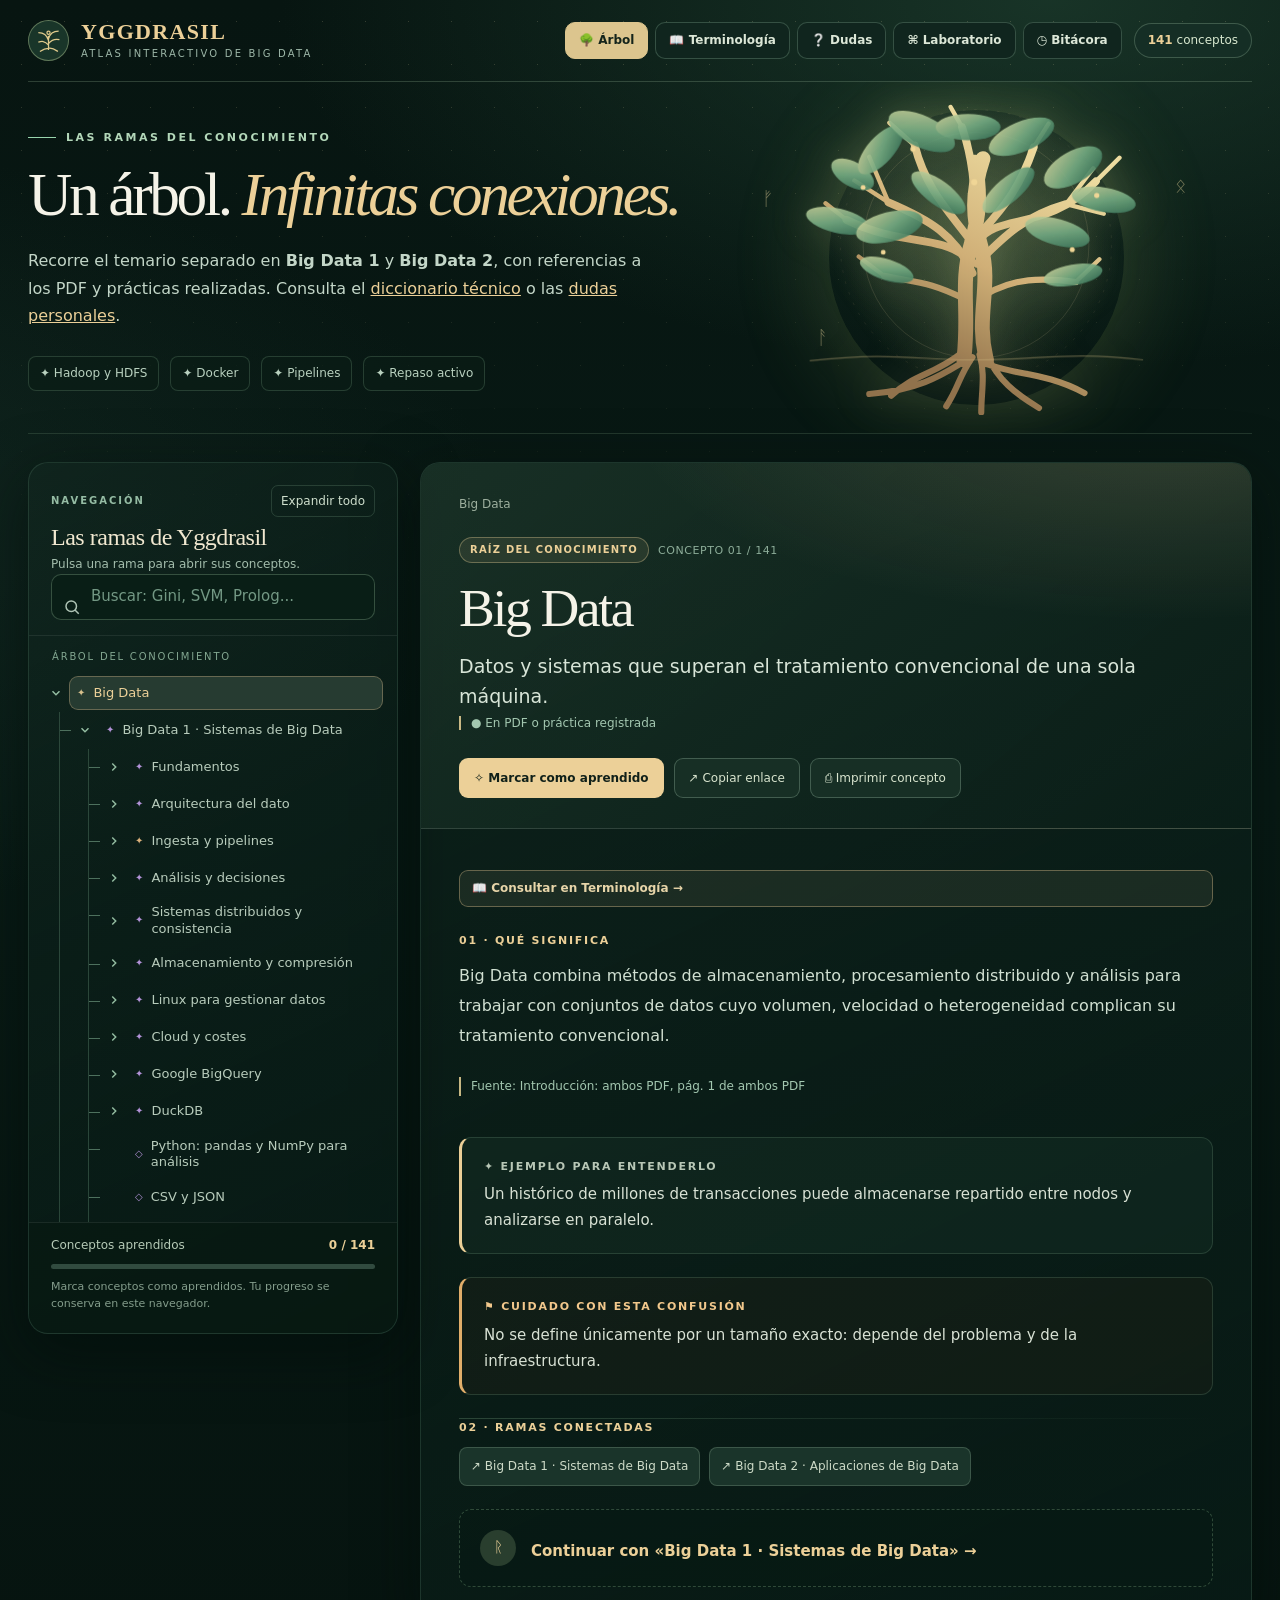
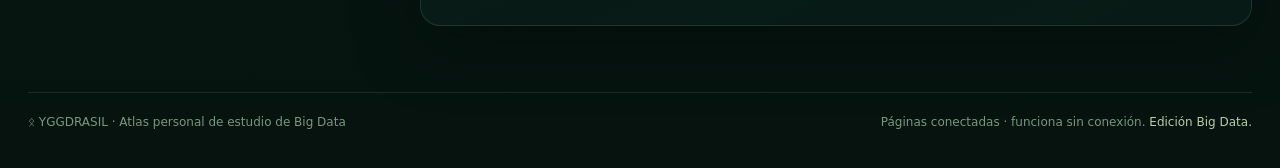
<file: yggdrasil.html>
<!doctype html>
<html lang="es">
<head>
<meta charset="utf-8">
<meta name="viewport" content="width=device-width, initial-scale=1">
<meta name="color-scheme" content="dark">
<meta name="description" content="Yggdrasil Big Data: árbol interactivo de Hadoop, HDFS, Docker, arquitectura y análisis de datos.">
<title>Yggdrasil · Atlas de Big Data</title>
<style>
:root{--bg:#071511;--bg2:#0b201a;--panel:#10241e;--panel2:#132d25;--line:#315347;--text:#f5f3e8;--muted:#adc2b3;--gold:#ecd098;--sage:#98d4ad;--green:#5eb795;--indigo:#9fa6ed;--blue:#84c9e5;--rose:#f0a5bd;--orange:#f4bd78;--shadow:0 18px 60px #020c0990;--radius:20px}
*{box-sizing:border-box}html{scroll-behavior:smooth}body{margin:0;background:radial-gradient(ellipse 1000px 480px at 82% 0%,#2347359c,transparent 77%),radial-gradient(ellipse 1100px 530px at -25% 30%,#213f3565,transparent 75%),linear-gradient(180deg,var(--bg),#081a15 45%,#06130f);color:var(--text);font:15px/1.57 system-ui,-apple-system,"Segoe UI",Arial,sans-serif;min-height:100vh}body:before{content:"";position:fixed;inset:0;pointer-events:none;opacity:.2;background-image:radial-gradient(#e9daa8 0.65px,transparent .8px);background-size:43px 43px;mask-image:linear-gradient(to bottom,#000,transparent 72%);z-index:0}button,input{font:inherit}button{cursor:pointer}button:focus-visible,input:focus-visible,a:focus-visible{outline:2px solid var(--gold);outline-offset:3px}a{color:var(--gold)}.shell{max-width:1580px;margin:auto;padding:0 28px;position:relative;z-index:1}
.topbar{height:82px;display:flex;align-items:center;justify-content:space-between;gap:18px;border-bottom:1px solid #9cbb9942}.brand{display:flex;align-items:center;gap:12px;color:var(--text);text-decoration:none}.brand-mark{width:41px;height:41px;border:1px solid #a5bb8980;display:grid;place-items:center;border-radius:50%;background:#193529}.brand-mark svg{width:25px}.brand-text strong{font:700 22px Georgia,serif;letter-spacing:.06em;color:var(--gold)}.brand-text small{display:block;font-size:10px;letter-spacing:.22em;text-transform:uppercase;color:#9db7a8}.top-right{display:flex;align-items:center;gap:12px}.top-label{font-size:11px;letter-spacing:.11em;text-transform:uppercase;color:var(--muted)}.pill{border:1px solid #69867180;background:#152e25;padding:7px 13px;border-radius:100px;color:#d8e8cf;font-size:12px;white-space:nowrap}.pill b{color:var(--gold)}
.hero{min-height:322px;display:grid;grid-template-columns:minmax(0,1.1fr) minmax(310px,.9fr);align-items:center;border-bottom:1px solid #89ae8a33;overflow:hidden;position:relative}.hero-copy{padding:47px 0 42px;z-index:2}.eyebrow{display:flex;align-items:center;gap:10px;color:#b3d7b9;font-size:11px;letter-spacing:.23em;text-transform:uppercase;font-weight:700;margin:0 0 17px}.eyebrow:before{content:"";height:1px;width:28px;background:var(--sage)}h1{font:normal clamp(36px,4.8vw,69px)/1.04 Georgia,"Times New Roman",serif;letter-spacing:-.055em;max-width:720px;margin:0}.hero h1 em{color:var(--gold);font-style:italic}.hero-sub{max-width:635px;font-size:16px;line-height:1.72;color:#c3d6c8;margin:20px 0 26px}.hero-info{display:flex;gap:11px;flex-wrap:wrap}.hero-info span{border:1px solid #5c826859;border-radius:8px;padding:7px 11px;color:#b9d1bf;background:#0b1d16b3;font-size:12px}.tree-visual{height:315px;position:relative;display:grid;place-items:center;opacity:.99}.tree-visual:before{content:"";position:absolute;width:295px;height:295px;border-radius:50%;background:radial-gradient(circle,#7f99622b,transparent 65%);box-shadow:0 0 110px #b2cc7543}.tree-visual svg{width:min(94%,535px);height:100%;filter:drop-shadow(0 0 19px #b6b87840)}.rune{position:absolute;font:19px Georgia,serif;color:#e5d29a78;z-index:1}.rune.r1{left:11%;top:28%}.rune.r2{right:12%;top:24%}.rune.r3{left:21%;bottom:21%}
.workspace{display:grid;grid-template-columns:370px minmax(0,1fr);gap:22px;padding-top:28px;padding-bottom:66px;align-items:start}.nav-pane,.detail-pane{border:1px solid #4b72604e;border-radius:var(--radius);background:linear-gradient(155deg,#142a2266,#081b16ed);box-shadow:var(--shadow);overflow:hidden}.nav-pane{position:sticky;top:15px;max-height:calc(100vh - 28px);display:flex;flex-direction:column}.pane-head{padding:22px 22px 15px;border-bottom:1px solid #ffffff13}.pane-head-top{display:flex;justify-content:space-between;align-items:center;gap:10px}.kicker{font-size:10px;text-transform:uppercase;font-weight:800;letter-spacing:.2em;color:#95bca4}.pane-title{font:24px Georgia,serif;letter-spacing:-.02em;margin:7px 0 4px;color:#f1e8d0}.pane-sub{font-size:12px;color:#a3bdac;margin:0}.small-btn{color:#cfdfcd;background:none;border:1px solid #51735d65;border-radius:7px;padding:6px 9px;font-size:12px}.small-btn:hover{background:#284337}.search-wrap{position:relative;margin-top:18px}.search-wrap svg{position:absolute;left:12px;top:11px;color:var(--muted)}#search{width:100%;color:#f2f5ea;border:1px solid #6e90766f;border-radius:10px;background:#091e16;padding:10px 12px 10px 39px;outline:none}#search::placeholder{color:#739884}#search:focus{border-color:var(--gold)}.nav-label{padding:13px 23px 6px;font-size:10px;letter-spacing:.18em;text-transform:uppercase;color:#83a791}.nav-scroll{overflow:auto;padding:3px 14px 22px 14px;scrollbar-color:#45705c transparent;scrollbar-width:thin;overscroll-behavior:contain}.tree-root,.child-list{list-style:none;margin:0;padding:0}.child-list{margin-left:16px;padding-left:12px;border-left:1px solid #4669578a}.tree-item{position:relative;margin:2px 0}.child-list>.tree-item:before{content:"";position:absolute;width:11px;height:1px;top:18px;left:-12px;background:#4d705d}.node-row{display:flex;align-items:center;gap:2px;min-height:35px}.branch-toggle{width:24px;min-width:24px;height:29px;border:0;background:none;color:#93bca1;display:grid;place-items:center;border-radius:6px}.branch-toggle:hover{background:#254638}.branch-toggle svg{transition:transform .2s}.branch-toggle.open svg{transform:rotate(90deg)}.branch-toggle.empty{opacity:0;pointer-events:none}.node-btn{flex:1;text-align:left;min-height:34px;padding:6px 10px 6px 7px;display:flex;gap:8px;align-items:center;background:transparent;color:#b8ccbc;border:1px solid transparent;border-radius:9px;min-width:0;line-height:1.25;font-size:13px}.node-btn:hover{background:#25443869;color:white}.node-btn.selected{background:#263b31;color:var(--gold);border-color:#b5a17873}.node-btn .node-text{min-width:0;flex:1}.node-btn .symbol{font-size:10px;flex:0 0 auto;opacity:.9}.node-btn .seen{width:7px;height:7px;border-radius:50%;background:var(--green);flex-shrink:0}.node-btn[data-realm="rules"] .symbol{color:#f3c288}.node-btn[data-realm="symbolic"] .symbol{color:#c6a0ee}.node-btn[data-realm="expert"] .symbol{color:var(--blue)}.node-btn[data-realm="supervised"] .symbol{color:var(--sage)}.node-btn[data-realm="unsupervised"] .symbol{color:var(--indigo)}.node-btn[data-realm="reinforcement"] .symbol{color:var(--orange)}.node-btn[data-realm="neural"] .symbol{color:var(--rose)}.node-btn[data-realm="transversal"] .symbol{color:var(--gold)}.search-nores{text-align:center;color:var(--muted);padding:25px 12px;font-size:13px}.learning-wrap{padding:13px 22px 20px;border-top:1px solid #ffffff14;background:#0717107a}.learn-row{display:flex;justify-content:space-between;gap:8px;font-size:12px;color:#b6cbb7}.learn-row strong{color:var(--gold)}.progress{margin-top:9px;height:5px;border-radius:20px;background:#314b3f;overflow:hidden}.progress-fill{width:0;height:100%;border-radius:20px;background:linear-gradient(90deg,#58a787,#ddc78d);transition:width .3s}.learning-desc{margin:9px 0 0;color:#849d8c;font-size:11px}
.detail-pane{min-height:700px}.placeholder{padding:68px 28px;text-align:center}.placeholder-logo{width:92px;height:92px;border:1px solid #a8a16e70;border-radius:50%;display:grid;place-items:center;margin:15px auto 23px;font:45px Georgia,serif;color:var(--gold);background:#263a2a}.placeholder h2{font:34px Georgia,serif}.placeholder p{color:var(--muted);max-width:490px;margin:0 auto}.concept{--accent:var(--gold)}.concept[data-realm="rules"]{--accent:#f3c288}.concept[data-realm="symbolic"]{--accent:#c6a0ee}.concept[data-realm="expert"]{--accent:var(--blue)}.concept[data-realm="supervised"]{--accent:var(--sage)}.concept[data-realm="unsupervised"]{--accent:var(--indigo)}.concept[data-realm="reinforcement"]{--accent:var(--orange)}.concept[data-realm="neural"]{--accent:var(--rose)}.concept[data-realm="transversal"]{--accent:var(--gold)}.concept-head{padding:32px 38px 30px;position:relative;background:radial-gradient(ellipse 640px 250px at 90% -15%,color-mix(in srgb,var(--accent) 17%,transparent),transparent 85%),linear-gradient(140deg,#203a2d9e,#0a1e18af);border-bottom:1px solid #ffffff1c}.bread{display:flex;gap:8px;flex-wrap:wrap;color:#9daf9e;font-size:12px;margin-bottom:24px;align-items:center}.bread button{background:transparent;border:none;padding:0;color:#9faf9f}.bread button:hover{color:var(--gold)}.bread .sep{color:#688371}.concept-meta{display:flex;gap:9px;align-items:center;flex-wrap:wrap}.realm-tag{color:var(--accent);border:1px solid color-mix(in srgb,var(--accent) 35%,transparent);background:color-mix(in srgb,var(--accent) 9%,transparent);padding:4px 10px;border-radius:40px;text-transform:uppercase;letter-spacing:.12em;font-size:10px;font-weight:800}.concept-index{font-size:11px;color:#8dad99;letter-spacing:.05em}.concept h2{font:normal clamp(34px,4.2vw,56px)/1.1 Georgia,serif;letter-spacing:-.045em;margin:16px 0 14px;overflow-wrap:anywhere}.lead{font-size:19px;color:#d8e5d8;line-height:1.55;max-width:760px;margin:0}.concept-actions{display:flex;gap:10px;margin-top:23px;flex-wrap:wrap}.primary-btn{background:var(--accent);color:#102019;border:1px solid transparent;padding:10px 14px;border-radius:9px;font-weight:800;font-size:12px}.primary-btn:hover{filter:brightness(1.08)}.outline-btn{border:1px solid #8ba99560;border-radius:9px;background:#172f25;color:#d8e4ce;padding:10px 14px;font-size:12px}.outline-btn:hover{background:#264437}.concept-body{padding:29px 38px 38px;display:grid;gap:23px}.section-kicker{font-size:11px;letter-spacing:.16em;color:var(--accent);font-weight:800;text-transform:uppercase;margin:0 0 11px}.explainer{font-size:16px;line-height:1.88;color:#d1e0d2;margin:0;max-width:850px}.explainer strong{color:#fff}.content-box{padding:20px 22px;border-radius:12px;border:1px solid #54745e60;background:#142e2480;max-width:100%}.content-box.ex{border-left:3px solid var(--accent)}.content-box.warning{background:#33281a36;border-left:3px solid #e1ae6a}.content-box .box-label{font-size:11px;letter-spacing:.16em;text-transform:uppercase;color:#b8c7b6;font-weight:800;margin:0 0 6px}.content-box p{margin:0;color:#d9e2d5;line-height:1.75}.content-box.warning .box-label{color:#f2c88c}.path-links{display:flex;flex-wrap:wrap;gap:9px}.path-link{border:1px solid #6985706f;background:#1a342a;padding:9px 11px;border-radius:8px;color:#cddac7;font-size:12px;text-align:left}.path-link:hover{border-color:var(--gold);color:var(--gold)}.section-divider{height:1px;background:linear-gradient(to right,#587c6370,transparent);margin:0}.next-box{display:flex;gap:15px;align-items:flex-start;padding:20px;background:#071a1460;border:1px dashed #668c6b6e;border-radius:12px}.next-icon{width:36px;height:36px;border-radius:50%;background:#293e2e;color:var(--gold);display:grid;place-items:center;flex-shrink:0}.next-box strong{display:block;color:#eee3c7;font:20px Georgia,serif}.next-box p{color:#adc2b0;margin:4px 0 10px;font-size:13px}.next-box button{background:none;border:0;padding:0;color:var(--gold);font-weight:700;text-align:left}.foot{border-top:1px solid #5b7a6040;padding:20px 0 36px;display:flex;gap:10px;align-items:center;justify-content:space-between;color:#799781;font-size:12px}.foot b{color:#b8caac;font-weight:500}.key-hint{border:1px solid #4e6a56;border-radius:5px;padding:1px 5px;color:#99b7a3;font-size:11px}.toast{position:fixed;bottom:22px;right:22px;background:#243d2f;color:#e5eddd;border:1px solid #799879;border-radius:10px;box-shadow:0 15px 35px #0009;padding:11px 18px;z-index:10;opacity:0;pointer-events:none;transform:translateY(12px);transition:.22s}.toast.visible{opacity:1;transform:translateY(0)}
@media(max-width:1100px){.shell{padding:0 19px}.workspace{grid-template-columns:330px minmax(0,1fr);gap:14px}.concept-head{padding:28px}.concept-body{padding:26px}.tree-visual{opacity:.85}}@media(max-width:800px){.topbar{height:72px}.top-label{display:none}.hero{grid-template-columns:1fr;min-height:0}.hero-copy{padding:35px 0 18px}.hero h1{max-width:700px}.hero-sub{margin-bottom:10px}.tree-visual{height:178px;overflow:hidden}.tree-visual svg{height:260px;transform:translateY(-21px)}.workspace{grid-template-columns:1fr}.nav-pane{position:relative;top:0;max-height:410px}.detail-pane{min-height:580px}.concept h2{font-size:38px}.concept-head{padding:25px 24px}.concept-body{padding:22px 24px}.foot{align-items:flex-start}}@media(max-width:480px){.shell{padding:0 13px}.brand-text strong{font-size:20px}.pill{font-size:10px;padding:6px 8px}h1{font-size:39px}.hero-sub{font-size:14px}.hero-info{gap:5px}.hero-info span{font-size:10px}.concept h2{font-size:35px}.lead{font-size:17px}.concept-head{padding:21px 17px}.concept-body{padding:18px 17px}.bread{font-size:11px}.foot{display:block}}
@media(prefers-reduced-motion:reduce){html{scroll-behavior:auto}*,*:before,*:after{transition:none!important;animation:none!important}}
@media print{body{background:white;color:#1a281f}.topbar,.hero,.nav-pane,.concept-actions,.foot,.next-box{display:none!important}.workspace{display:block;padding:0}.detail-pane{box-shadow:none;border:none;background:white}.concept-head,.concept-body{background:white;color:black}.concept h2,.lead,.explainer,.content-box p{color:#1a281f}.content-box{background:white}.bread{color:#555}}

/* Navegación de las dos páginas */
.site-tabs{display:flex;gap:7px;align-items:center;flex-wrap:wrap}.site-tab{border:1px solid #5b7d6880;border-radius:10px;padding:8px 13px;font-size:12px;font-weight:700;text-decoration:none;color:#dce7d7;background:#10251e}.site-tab:hover{border-color:var(--gold);color:var(--gold)}.site-tab.active{background:#dcc58e;color:#14241b;border-color:#dcc58e}.gloss-inline{display:inline-flex;align-items:center;gap:6px;margin:12px 0 2px;border:1px solid #c2ac7e74;background:#e5d4a014;padding:8px 12px;border-radius:9px;text-decoration:none;font-size:12px;font-weight:700;color:#e7d5a9}.gloss-inline:hover{background:#e5d4a029}
@media(max-width:700px){.site-tab{padding:7px 9px}.top-right{gap:5px}.top-label{display:none}.pill{display:none}.brand-text strong{font-size:17px}.brand-text small{font-size:8px}}
.source-reference{color:#a3c7b0;font-size:12px;margin:3px 0 18px;border-left:2px solid #c9b985;padding-left:10px}

@media(max-width:1040px){.topbar{height:auto;min-height:78px;flex-wrap:wrap;padding:14px 0}.top-right{flex-wrap:wrap;justify-content:flex-start}.site-tabs{flex-wrap:wrap}}
@media(max-width:550px){.site-tab{font-size:11px;padding:7px 8px}.hero{min-height:0}.hero-copy{padding:32px 0}.tree-visual{display:none}}
</style>
</head>
<body>
<div class="shell">
<header class="topbar">
 <a class="brand" href="#bigdata" aria-label="Volver a la raíz, Big Data">
  <span class="brand-mark"><svg viewBox="0 0 32 32" fill="none" stroke="#dfc98b" stroke-width="1.6"><path d="M16 28V10M16 16c-2-7-7-10-13-10M16 14c2-8 7-10 13-10M16 22C11 16 7 17 3 18M16 20c5-6 10-6 14-5M16 26c-5 0-8 2-11 4M16 26c5-1 9 2 12 4"/><circle cx="16" cy="6" r="2"/></svg></span>
  <span class="brand-text"><strong>YGGDRASIL</strong><small>Atlas interactivo de Big Data</small></span>
 </a>
 <div class="top-right"><nav class="site-tabs" aria-label="Secciones de Yggdrasil"><a class="site-tab active" aria-current="page" href="yggdrasil.html">🌳 Árbol</a><a class="site-tab" href="terminologia.html">📖 Terminología</a><a class="site-tab" href="dudas.html">❔ Dudas</a><a class="site-tab" href="laboratorio.html">⌘ Laboratorio</a><a class="site-tab" href="bitacora.html">◷ Bitácora</a></nav><span class="pill"><b id="topicTotal">—</b> conceptos</span></div>
</header>
<section class="hero" aria-label="Presentación del atlas">
 <div class="hero-copy">
  <p class="eyebrow">Las ramas del conocimiento</p>
  <h1>Un árbol. <em>Infinitas conexiones.</em></h1>
  <p class="hero-sub">Recorre el temario separado en <strong>Big Data 1</strong> y <strong>Big Data 2</strong>, con referencias a los PDF y prácticas realizadas. Consulta el <a href="terminologia.html">diccionario técnico</a> o las <a href="dudas.html">dudas personales</a>.</p>
  <div class="hero-info"><span>✦ Hadoop y HDFS</span><span>✦ Docker</span><span>✦ Pipelines</span><span>✦ Repaso activo</span></div>
 </div>
 <div class="tree-visual" aria-hidden="true"><span class="rune r1">ᚠ</span><span class="rune r2">ᛟ</span><span class="rune r3">ᚨ</span>
 <svg viewBox="0 0 530 360" fill="none" xmlns="http://www.w3.org/2000/svg">
  <defs><radialGradient id="halo"><stop stop-color="#b6c184" stop-opacity=".22"/><stop offset="1" stop-color="#b6c184" stop-opacity="0"/></radialGradient><linearGradient id="wood" x1="190" y1="290" x2="319" y2="45" gradientUnits="userSpaceOnUse"><stop stop-color="#93744d"/><stop offset=".46" stop-color="#d3b279"/><stop offset="1" stop-color="#f0dfa2"/></linearGradient><linearGradient id="leaf" x1="0" x2="1" y1="0" y2="1"><stop stop-color="#d5d9a0"/><stop offset=".52" stop-color="#76ac84"/><stop offset="1" stop-color="#326e56"/></linearGradient></defs>
  <circle cx="264" cy="166" r="167" fill="url(#halo)"/><circle cx="264" cy="166" r="129" stroke="#ceb68b" stroke-opacity=".18"/><circle cx="264" cy="166" r="155" stroke="#ceb68b" stroke-opacity=".11" stroke-dasharray="3 10"/>
  <g stroke="url(#wood)" stroke-linecap="round" stroke-linejoin="round">
  <path d="M250 297C257 243 245 209 259 163C267 134 270 112 263 71M276 297C263 248 282 214 270 169C260 135 259 106 272 67" stroke-width="17"/>
  <path d="M260 198C240 154 211 137 164 117M265 187C295 157 318 133 367 119M255 157C230 124 206 99 194 52M271 150C298 120 315 98 330 54M263 132C262 98 261 69 248 31M267 161C288 129 346 151 401 93M250 178C222 155 175 166 116 137" stroke-width="9"/>
  <path d="M252 228C212 208 198 209 159 201M274 223C307 203 339 203 378 208M249 288C217 314 193 313 167 338M260 294C245 314 245 327 230 350M276 291C290 321 308 335 336 352M268 291C275 313 270 334 270 357M252 298C230 311 201 332 142 336M273 300C301 314 343 310 388 335" stroke-width="7"/>
  <path d="M164 117L125 92M164 117L142 65M367 119L398 78M367 119L410 130M194 52L165 26M330 54L347 27M248 31L235 8M401 93L428 66M116 137L92 118M159 201L130 179M378 208L405 182" stroke-width="5"/>
  </g>
  <g fill="url(#leaf)" opacity=".92"><ellipse cx="123" cy="85" rx="27" ry="14" transform="rotate(30 123 85)"/><ellipse cx="155" cy="57" rx="35" ry="15" transform="rotate(-48 155 57)"/><ellipse cx="202" cy="36" rx="41" ry="18" transform="rotate(25 202 36)"/><ellipse cx="255" cy="31" rx="37" ry="15"/><ellipse cx="316" cy="42" rx="40" ry="17" transform="rotate(-23 316 42)"/><ellipse cx="375" cy="77" rx="37" ry="18" transform="rotate(-30 375 77)"/><ellipse cx="410" cy="114" rx="37" ry="14" transform="rotate(10 410 114)"/><ellipse cx="106" cy="138" rx="37" ry="14" transform="rotate(13 106 138)"/><ellipse cx="165" cy="145" rx="39" ry="17" transform="rotate(-14 165 145)"/><ellipse cx="357" cy="151" rx="38" ry="15" transform="rotate(15 357 151)"/><ellipse cx="301" cy="103" rx="37" ry="14" transform="rotate(-40 301 103)"/><ellipse cx="221" cy="106" rx="37" ry="14" transform="rotate(36 221 106)"/><ellipse cx="162" cy="194" rx="32" ry="12" transform="rotate(18 162 194)"/><ellipse cx="375" cy="200" rx="34" ry="12" transform="rotate(-10 375 200)"/></g>
  <path d="M74 298C174 287 196 298 265 297C337 297 371 287 455 297" stroke="#d6bd88" stroke-opacity=".4" stroke-width="1.3"/>
  <g fill="#f3d998"><circle cx="135" cy="100" r="2.8"/><circle cx="192" cy="56" r="3"/><circle cx="326" cy="59" r="2.6"/><circle cx="402" cy="109" r="3"/><circle cx="262" cy="94" r="3.5"/><circle cx="158" cy="174" r="2.8"/><circle cx="374" cy="171" r="2.9"/></g>
 </svg></div>
</section>
<div class="workspace">
 <aside class="nav-pane" aria-label="Árbol de conceptos">
  <div class="pane-head">
   <div class="pane-head-top"><span class="kicker">Navegación</span><button class="small-btn" id="expandAll" type="button">Expandir todo</button></div>
   <div class="pane-title">Las ramas de Yggdrasil</div>
   <p class="pane-sub">Pulsa una rama para abrir sus conceptos.</p>
   <label class="search-wrap"><svg width="18" height="18" viewBox="0 0 24 24" fill="none" stroke="currentColor" stroke-width="2" aria-hidden="true"><circle cx="11" cy="11" r="7"/><path d="m16 16 5 5"/></svg><input id="search" type="search" placeholder="Buscar: Gini, SVM, Prolog..." aria-label="Buscar conceptos" autocomplete="off"></label>
  </div>
  <div class="nav-label" id="navCaption">Árbol del conocimiento</div>
  <nav class="nav-scroll" id="treeNav" aria-label="Conceptos organizados por ramas"></nav>
  <div class="learning-wrap"><div class="learn-row"><span>Conceptos aprendidos</span><strong id="progressText">0 / 0</strong></div><div class="progress"><div class="progress-fill" id="progressFill"></div></div><p class="learning-desc">Marca conceptos como aprendidos. Tu progreso se conserva en este navegador.</p></div>
 </aside>
 <main class="detail-pane" id="codex" aria-live="polite"><div class="placeholder"><div class="placeholder-logo">ᛉ</div><h2>El Códice de Big Data</h2><p>Selecciona un concepto en el árbol. Aquí encontrarás su definición, un ejemplo y una conexión con el siguiente aprendizaje.</p></div></main>
</div>
<footer class="foot"><span>ᛟ YGGDRASIL · Atlas personal de estudio de Big Data</span><span>Páginas conectadas · funciona sin conexión. <b>Edición Big Data.</b></span></footer>
</div>
<div class="toast" id="toast" role="status"></div>
<script src="data.js"></script>
<script>
'use strict';
/* Datos compartidos con Terminología. */
const T=window.YGG_BIGDATA_ITEMS;
const V3_SOURCES=Object.fromEntries(T.map(t=>[t.id,t.source]));
const V3_STATUS=Object.fromEntries(T.map(t=>[t.id,t.status]));
const BY_ID=new Map(T.map((t,i)=>[t.id,{...t,index:i+1}]));
const CHILDREN=new Map();for(const t of T){const parent=t.parent||'_root';if(!CHILDREN.has(parent))CHILDREN.set(parent,[]);CHILDREN.get(parent).push(t.id)}
const REALMS={bigdata:{label:'Raíz del conocimiento',color:'base'},bigdata1:{label:'Big Data 1 · Sistemas',color:'symbolic'},bigdata2:{label:'Big Data 2 · Aplicaciones',color:'expert'},fundamentos:{label:'Fundamentos',color:'base'},arquitectura:{label:'Arquitectura del dato',color:'symbolic'},ingesta:{label:'Ingesta y pipelines',color:'rules'},hadoop:{label:'Ecosistema Hadoop',color:'expert'},docker:{label:'Docker y Linux',color:'transversal'},'hdfs-cli':{label:'Comandos HDFS',color:'supervised'},aleatoriedad:{label:'Aleatoriedad',color:'unsupervised'},analitica:{label:'Análisis y decisiones',color:'reinforcement'}};
const nav=document.getElementById('treeNav'),codex=document.getElementById('codex'),search=document.getElementById('search'),progressText=document.getElementById('progressText'),progressFill=document.getElementById('progressFill'),toast=document.getElementById('toast');
let selected='bigdata',allExpanded=false,openIds=new Set(['bigdata','bigdata1','bigdata2']);
let learned=new Set();try{learned=new Set(JSON.parse(localStorage.getItem('yggdrasil-bigdata-learned-v1')||'[]').filter(id=>BY_ID.has(id)))}catch(e){}
document.getElementById('topicTotal').textContent=T.length;let toastTimer;
function ancestors(id){const a=[];let p=BY_ID.get(id);while(p){a.unshift(p);p=p.parent?BY_ID.get(p.parent):null}return a}
function realmOf(id){const path=ancestors(id).map(a=>a.id);if(path.includes('hadoop'))return'expert';if(path.includes('arquitectura'))return'symbolic';if(path.includes('ingesta'))return'rules';if(path.includes('hdfs-cli'))return'supervised';if(path.includes('bigdata2'))return'expert';if(path.includes('bigdata1'))return'symbolic';if(path.includes('analitica'))return'reinforcement';if(path.includes('docker'))return'transversal';return'base'}
function realmLabel(id){let a=ancestors(id).map(t=>t.id);let k=[...a].reverse().find(id=>REALMS[id]&&id!=='bigdata');return REALMS[k||'bigdata'].label}
function el(tag,cls,text){const e=document.createElement(tag);if(cls)e.className=cls;if(text!==undefined)e.textContent=text;return e}
function matching(q){q=q.toLocaleLowerCase('es').normalize('NFD').replace(/[\u0300-\u036f]/g,'').trim();if(!q)return null;const hits=new Set();for(const t of T){const content=(t.title+' '+t.short+' '+t.definition+' '+t.example).toLocaleLowerCase('es').normalize('NFD').replace(/[\u0300-\u036f]/g,'');if(content.includes(q)){for(const p of ancestors(t.id))hits.add(p.id)}}return hits}
function renderNav(){const q=search.value;const hits=matching(q);document.getElementById('navCaption').textContent=hits?`Resultados · ${T.filter(t=>hits.has(t.id)).length} nodos visibles`:'Árbol del conocimiento';nav.replaceChildren();if(hits&&hits.size===0){nav.append(el('div','search-nores','No hay conceptos para esa búsqueda.'));return}const ul=el('ul','tree-root');for(const id of CHILDREN.get('_root')||[])ul.append(createNode(id,hits));nav.append(ul)}
function createNode(id,hits){const t=BY_ID.get(id);const li=el('li','tree-item');const hasKids=(CHILDREN.get(id)||[]).some(k=>!hits||hits.has(k));const expanded=!!search.value||allExpanded||openIds.has(id);const row=el('div','node-row');const twist=el('button','branch-toggle'+(hasKids?'':' empty')+(expanded?' open':''));twist.type='button';twist.setAttribute('aria-label',(expanded?'Plegar ':'Expandir ')+t.title);twist.setAttribute('aria-expanded',String(expanded));twist.innerHTML='<svg width="14" height="14" viewBox="0 0 24 24" fill="none" stroke="currentColor" stroke-width="2.5"><path d="m9 6 6 6-6 6"/></svg>';twist.onclick=()=>{if(openIds.has(id))openIds.delete(id);else openIds.add(id);allExpanded=false;renderNav()};const btn=el('button','node-btn'+(id===selected?' selected':''));btn.type='button';btn.dataset.realm=realmOf(id);btn.setAttribute('aria-current',id===selected?'page':'false');btn.title=t.short;btn.append(el('span','symbol',hasKids?'✦':'◇'),el('span','node-text',t.title));if(learned.has(id))btn.append(el('span','seen'));btn.onclick=()=>select(id,true);row.append(twist,btn);li.append(row);if(hasKids&&expanded){const inner=el('ul','child-list');for(const c of CHILDREN.get(id)||[]){if(!hits||hits.has(c))inner.append(createNode(c,hits))}li.append(inner)}return li}
function pText(s){const p=el('p','');p.textContent=s;return p}
function showToast(msg){toast.textContent=msg;toast.classList.add('visible');clearTimeout(toastTimer);toastTimer=setTimeout(()=>toast.classList.remove('visible'),2300)}
function showDetails(id){const t=BY_ID.get(id);const realm=realmOf(id);const article=el('article','concept');article.dataset.realm=realm;const head=el('div','concept-head');const bread=el('div','bread');let path=ancestors(id);path.forEach((a,i)=>{if(i){bread.append(el('span','sep','/'))}if(i===path.length-1){bread.append(el('span','',a.title))}else{const b=el('button','',a.title);b.onclick=()=>select(a.id,true);bread.append(b)}});head.append(bread);const meta=el('div','concept-meta');meta.append(el('span','realm-tag',realmLabel(id)),el('span','concept-index',`CONCEPTO ${String(t.index).padStart(2,'0')} / ${T.length}`));head.append(meta,el('h2','',t.title),el('p','lead',t.short));head.append(el('span','source-reference',t.status==='visto'?'● En PDF o práctica registrada':'◇ Ampliación técnica'));const actions=el('div','concept-actions');const mark=el('button','primary-btn',learned.has(id)?'✓ Aprendido · Desmarcar':'✧ Marcar como aprendido');mark.onclick=()=>{if(learned.has(id)){learned.delete(id);showToast('Runa pendiente de repaso')}else{learned.add(id);showToast('Runa aprendida · ¡bien!')}try{localStorage.setItem('yggdrasil-bigdata-learned-v1',JSON.stringify([...learned]))}catch(e){}showDetails(id);updateProgress();renderNav()};const copy=el('button','outline-btn','↗ Copiar enlace');copy.onclick=async()=>{const url=location.href.split('#')[0]+'#'+id;try{await navigator.clipboard.writeText(url);showToast('Enlace copiado')}catch(e){showToast('Enlace disponible en la barra del navegador')}};const print=el('button','outline-btn','⎙ Imprimir concepto');print.onclick=()=>window.print();actions.append(mark,copy,print);head.append(actions);article.append(head);
const body=el('div','concept-body');const gloss=el('a','gloss-inline','📖 Consultar en Terminología →');gloss.href='terminologia.html#'+encodeURIComponent(id);body.append(gloss);const s1=el('section');s1.append(el('h3','section-kicker','01 · Qué significa'),el('p','explainer',t.definition));body.append(s1);if(V3_SOURCES[id]){const source=el('div','source-reference','Fuente: '+V3_SOURCES[id]);body.append(source)}
const example=el('section','content-box ex');example.append(el('h3','box-label','✦ Ejemplo para entenderlo'),pText(t.example));body.append(example);
if(t.caution){const caution=el('section','content-box warning');caution.append(el('h3','box-label','⚑ Cuidado con esta confusión'),pText(t.caution));body.append(caution)}
const related=new Set([...t.related,...(CHILDREN.get(id)||[]),...(t.parent?[t.parent]:[])]);related.delete(id);if(!related.size&&t.parent){for(const c of CHILDREN.get(t.parent)||[])if(c!==id&&related.size<4)related.add(c)}const filtered=[...related].filter(k=>BY_ID.has(k)).slice(0,9);if(filtered.length){const rs=el('section');rs.append(el('div','section-divider'),el('h3','section-kicker','02 · Ramas conectadas'));const links=el('div','path-links');for(const k of filtered){const b=el('button','path-link','↗ '+BY_ID.get(k).title);b.onclick=()=>select(k,true);links.append(b)}rs.append(links);body.append(rs)}
const after=nextNode(id);if(after){const nx=el('section','next-box');nx.append(el('div','next-icon','ᚱ'));const txt=el('div');txt.append(el('strong','El siguiente paso'),el('p','Sigue recorriendo el árbol del conocimiento.'));const b=el('button','',`Continuar con «${BY_ID.get(after).title}» →`);b.onclick=()=>select(after,true);txt.append(b);nx.append(txt);body.append(nx)}article.append(body);codex.replaceChildren(article)}
function nextNode(id){const i=T.findIndex(t=>t.id===id);return i>=0&&i<T.length-1?T[i+1].id:null}
function select(id,push=false){if(!BY_ID.has(id))return;selected=id;for(const a of ancestors(id))openIds.add(a.id);showDetails(id);renderNav();if(push&&location.hash.slice(1)!==id){location.hash=id}else if(!push&&location.hash.slice(1)!==id){history.replaceState(null,'','#'+id)}if(push&&matchMedia('(max-width: 800px)').matches){requestAnimationFrame(()=>codex.scrollIntoView({behavior:matchMedia('(prefers-reduced-motion: reduce)').matches?'instant':'smooth',block:'start'}))}else if(push){codex.scrollIntoView({behavior:'auto',block:'nearest'})}}
function updateProgress(){progressText.textContent=`${learned.size} / ${T.length}`;progressFill.style.width=(100*learned.size/T.length)+'%'}
search.addEventListener('input',renderNav);search.addEventListener('keydown',e=>{if(e.key==='Escape'){search.value='';renderNav();search.blur()}else if(e.key==='Enter'){const found=T.find(t=>matching(search.value)?.has(t.id)&&(`${t.title} ${t.short}`).toLowerCase().includes(search.value.toLowerCase()));if(found)select(found.id,true)}});
document.getElementById('expandAll').addEventListener('click',e=>{allExpanded=!allExpanded;e.currentTarget.textContent=allExpanded?'Contraer todo':'Expandir todo';if(!allExpanded)openIds=new Set(['bigdata','bigdata1','bigdata2']);renderNav()});
window.addEventListener('hashchange',()=>{const id=decodeURIComponent(location.hash.slice(1));if(BY_ID.has(id)&&selected!==id)select(id,false)});
window.addEventListener('keydown',e=>{if((e.key==='/'||e.key.toLowerCase()==='k'&&(e.ctrlKey||e.metaKey))&&!(e.target instanceof HTMLInputElement)){e.preventDefault();search.focus()}});
updateProgress();select(BY_ID.has(decodeURIComponent(location.hash.slice(1)))?decodeURIComponent(location.hash.slice(1)):'bigdata',false);
</script>
</body>
</html>
</file>
<file: assets/pages.css>
:root{color-scheme:dark;--bg:#071511;--panel:#10241e;--panel2:#132d25;--line:#315347;--text:#f5f3e8;--muted:#b0c6b4;--gold:#ecd098;--sage:#98d4ad;--purple:#c6a0ee;--orange:#f5bd78}
*{box-sizing:border-box}html{scroll-behavior:smooth}body{margin:0;min-height:100vh;background:radial-gradient(ellipse 940px 480px at 85% -5%,#27533999,transparent 73%),linear-gradient(155deg,#071511,#0a2119 58%,#06130e);font:15px/1.66 system-ui,"Segoe UI",Arial,sans-serif;color:var(--text)}body::before{content:"";position:fixed;inset:0;pointer-events:none;opacity:.13;background-image:radial-gradient(#d5c995 .65px,transparent .7px);background-size:44px 44px;mask-image:linear-gradient(#000,transparent 80%)}button,input,select,textarea{font:inherit}button{cursor:pointer}a{color:var(--gold)}button:focus-visible,a:focus-visible,input:focus-visible,textarea:focus-visible,select:focus-visible{outline:2px solid var(--gold);outline-offset:3px}.shell{max-width:1430px;margin:auto;padding:0 26px;position:relative}.topbar{min-height:83px;display:flex;align-items:center;justify-content:space-between;gap:16px;border-bottom:1px solid #8cac873b}.brand{display:flex;gap:12px;align-items:center;text-decoration:none;color:var(--text)}.brandicon{width:42px;height:42px;display:grid;place-items:center;font:30px Georgia,serif;border:1px solid #a5a0757a;border-radius:12px;color:var(--gold)}.brand strong{display:block;font:700 22px Georgia,serif;letter-spacing:.09em}.brand small{display:block;text-transform:uppercase;letter-spacing:.16em;font-size:9px;color:var(--sage)}.tabs{display:flex;gap:7px;flex-wrap:wrap}.tab{padding:8px 12px;border:1px solid #66846d86;border-radius:9px;background:#10251e;color:#e0eadf;text-decoration:none;font-size:12px;font-weight:700}.tab:hover{border-color:var(--gold)}.tab.active{color:#1b2a20;background:var(--gold);border-color:var(--gold)}.hero{padding:48px 0 37px;max-width:950px}.eyebrow{font-size:11px;letter-spacing:.2em;color:var(--sage);text-transform:uppercase;font-weight:700}.hero h1{font:normal clamp(40px,6vw,70px)/1.08 Georgia,serif;letter-spacing:-.045em;margin:15px 0}.hero h1 em{color:var(--gold)}.hero p{color:#c1d3c2;font-size:16px;max-width:790px}.row{display:flex;gap:12px;flex-wrap:wrap;align-items:center}.stats{margin:22px 0 18px}.stat{background:#11291f;border:1px solid #69877174;border-radius:10px;padding:10px 16px;font-size:13px;color:#c9ddca}.stat strong{color:var(--gold);font-size:18px}.grid{display:grid;grid-template-columns:minmax(0,1fr) minmax(240px,.46fr);align-items:start;gap:23px;margin:20px 0 66px}.card{background:linear-gradient(150deg,#132a22e9,#091c16ec);border:1px solid #52786287;border-radius:17px;box-shadow:0 16px 44px #020d0881;overflow:hidden}.pad{padding:26px}.panel-title{font:30px Georgia,serif;margin:0 0 8px}.muted{color:#b7cdb9}.small{font-size:12px}.kicker{font-size:10px;letter-spacing:.17em;text-transform:uppercase;font-weight:800;color:var(--sage)}.filters{display:flex;gap:10px;flex-wrap:wrap;margin:0 0 20px}.input,.select,.textarea{background:#081b14;color:var(--text);border:1px solid #6386728c;padding:11px 13px;border-radius:10px;min-width:180px}.input{flex:1}.textarea{width:100%;min-height:100px;resize:vertical}.btn{background:#c5b078;color:#112419;border:0;border-radius:9px;padding:10px 14px;font-weight:800}.btn:hover{background:#efdbab}.btn-ghost{border:1px solid #8e99738c;background:#13271d;color:var(--gold);border-radius:9px;padding:10px 14px;font-weight:700}.btn-ghost:hover{border-color:var(--gold)}.pill{display:inline-block;border:1px solid #6f976b90;border-radius:99px;padding:3px 9px;font-size:11px;color:#b9e2c0}.pill.extra{color:#dfb7ed;border-color:#b093cf86}.list{display:grid;gap:12px}.entry{padding:20px 22px;border:1px solid #5a785d83;background:#152a20a8;border-radius:13px}.entry h2,.entry h3{margin:4px 0 7px;font:24px Georgia,serif}.entry p{margin:8px 0 12px;color:#d0dfd0}.entry summary{cursor:pointer;font-weight:700;color:#f4e5bf;list-style:none;display:flex;gap:10px;align-items:center;justify-content:space-between}.entry summary::after{content:'＋';font-size:22px;line-height:1}.entry[open] summary::after{content:'−'}.answer{padding:15px 0 0;border-top:1px solid #7d98774d;margin:16px 0 0}.answer p{margin:0 0 12px}.answer strong{color:var(--gold)}.callout{padding:16px 19px;border-left:3px solid var(--gold);background:#3539234d;border-radius:0 10px 10px 0}.side-link{display:block;text-decoration:none;margin:9px 0;padding:12px;border:1px solid #61816673;border-radius:10px;color:#d0e0d2;background:#132e2382}.side-link:hover{color:var(--gold);border-color:var(--gold)}.foot{border-top:1px solid #92a78834;padding:24px 0 36px;color:#9fb4a0;font-size:12px;display:flex;gap:14px;justify-content:space-between}.codebox{padding:13px 15px;background:#061410;border:1px solid #5875628a;border-radius:11px;margin:9px 0 15px;display:flex;gap:8px;justify-content:space-between;align-items:start}.codebox code{overflow:auto;white-space:pre-wrap;word-break:break-word;color:#bce3c8;font:13px/1.65 Consolas,"Cascadia Code",monospace}.copy{white-space:nowrap;border:1px solid #a79670a2;background:#293728;color:var(--gold);border-radius:8px;padding:6px 10px;font-size:11px}.tabs2{display:flex;gap:9px;flex-wrap:wrap;margin:12px 0 22px}.tabs2 button{border:1px solid #597a6380;background:#122c21;color:#d9e8d9;padding:10px 12px;border-radius:9px}.tabs2 button[aria-pressed="true"]{background:var(--gold);color:#1a2c21}.checkline{display:flex;gap:11px;align-items:start}.checkline input{accent-color:#bdda99;transform:scale(1.2);margin-top:7px}.taghost{color:#d8adf2}.tagcontainer{color:#9fd7b4}.taghdfs{color:#ead08f}.monotext{font:12px/1.5 Consolas,monospace;color:#bddcc6}.date{font-size:12px;letter-spacing:.09em;color:var(--sage);text-transform:uppercase}.segment{margin:18px 0 0;border-top:1px solid #63826842;padding-top:18px}.hide{display:none!important}.footer-note{font-size:12px;color:#9db69f}.stack{display:grid;gap:12px}.flow-btn{border:0;background:none;color:var(--gold);padding:0;font:inherit;text-decoration:underline;cursor:pointer}
@media(max-width:930px){.topbar{padding:16px 0;flex-wrap:wrap}.grid{grid-template-columns:1fr}.hero{padding-top:35px}}@media(max-width:560px){.shell{padding:0 15px}.pad{padding:19px}.entry{padding:17px}.tabs{gap:5px}.tab{font-size:11px;padding:7px 8px}.brand strong{font-size:19px}.hero h1{font-size:42px}.codebox{display:block}.copy{margin-top:10px}.foot{display:block}}
@media(prefers-reduced-motion:reduce){*{scroll-behavior:auto!important;transition:none!important}}
</file>
